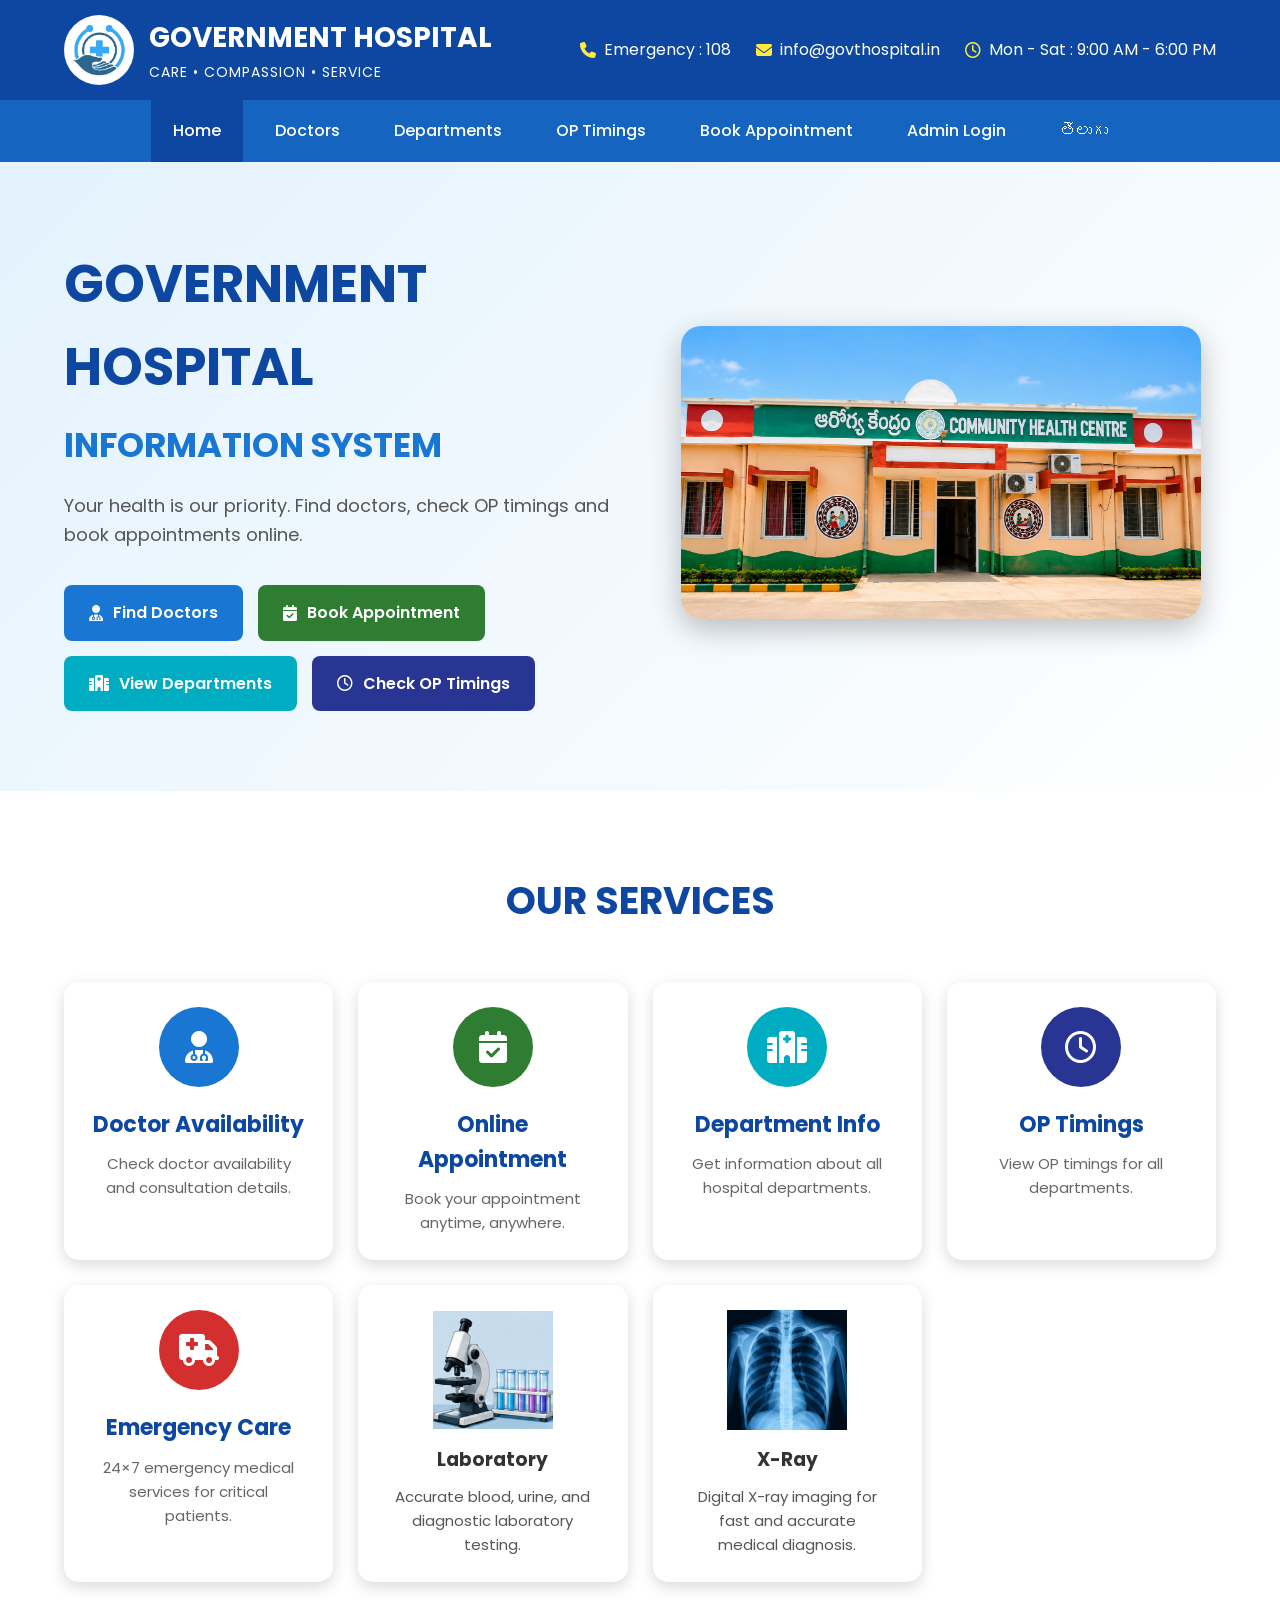
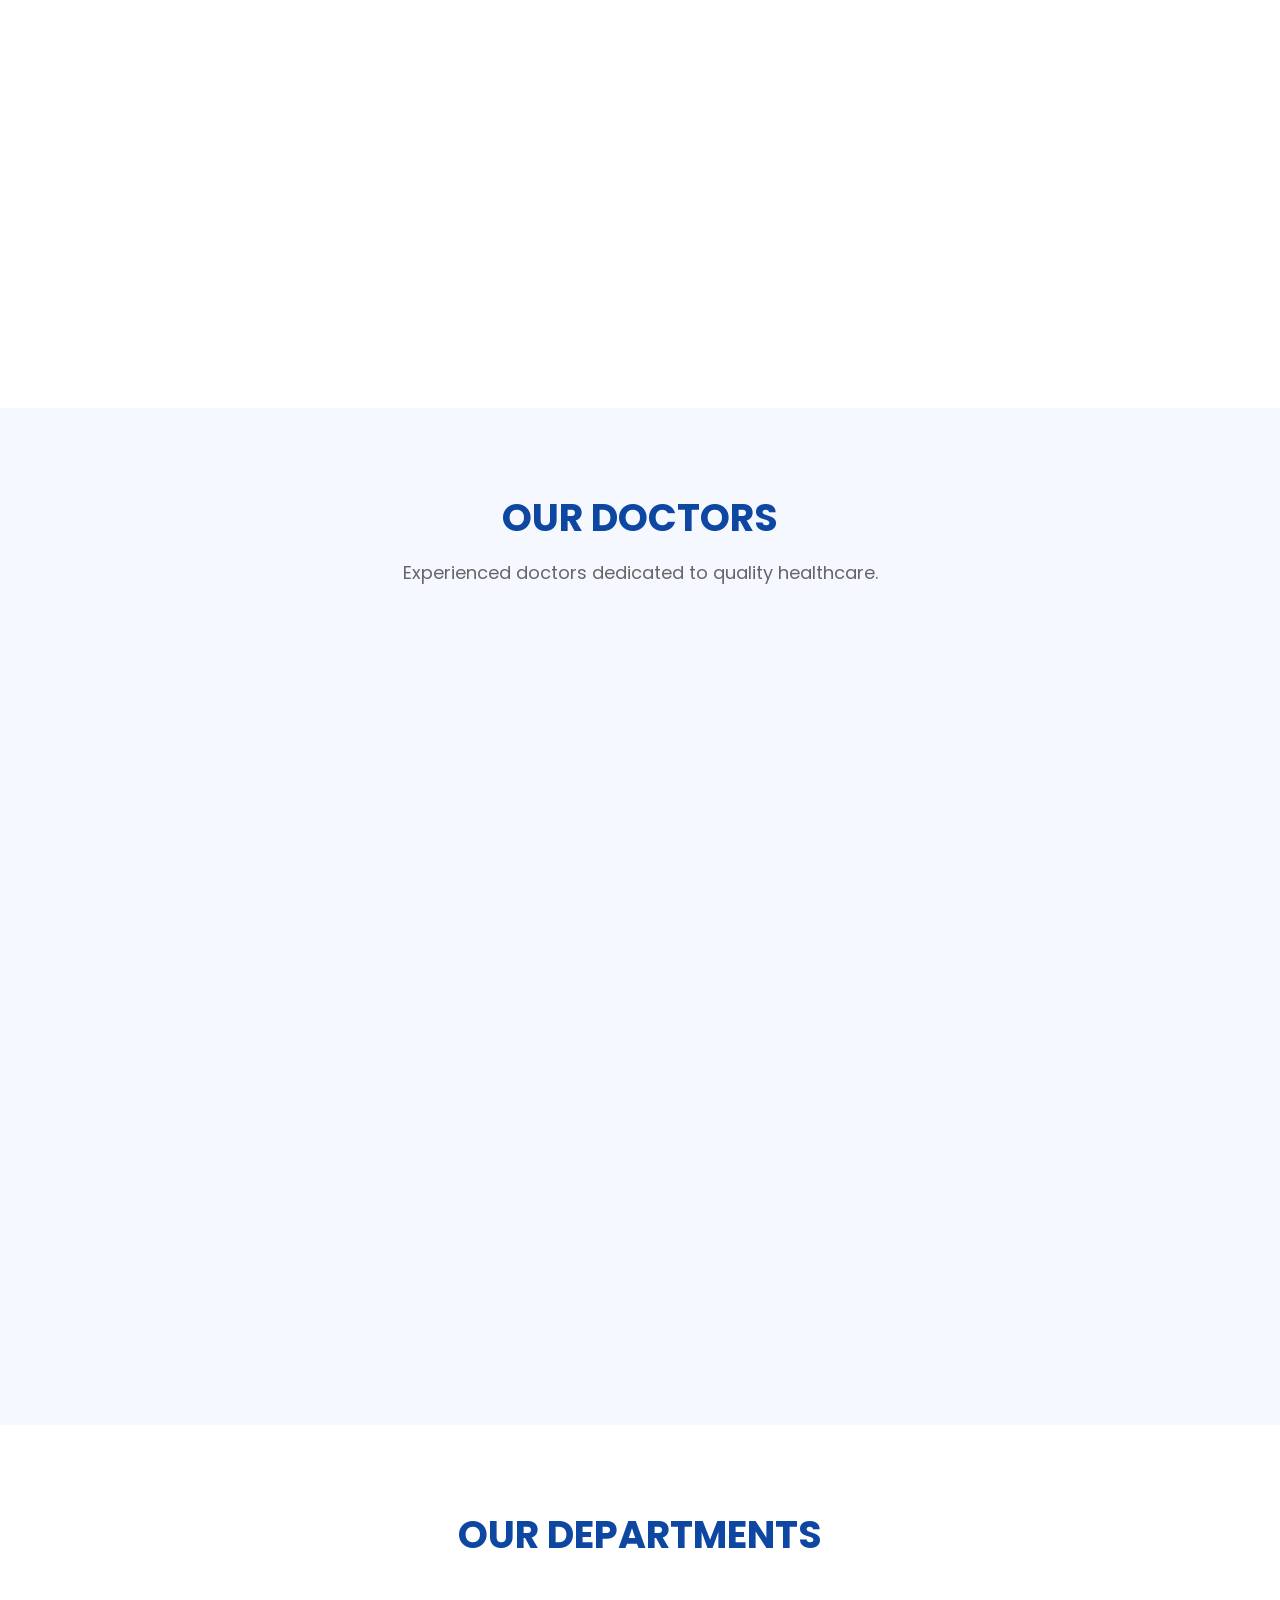
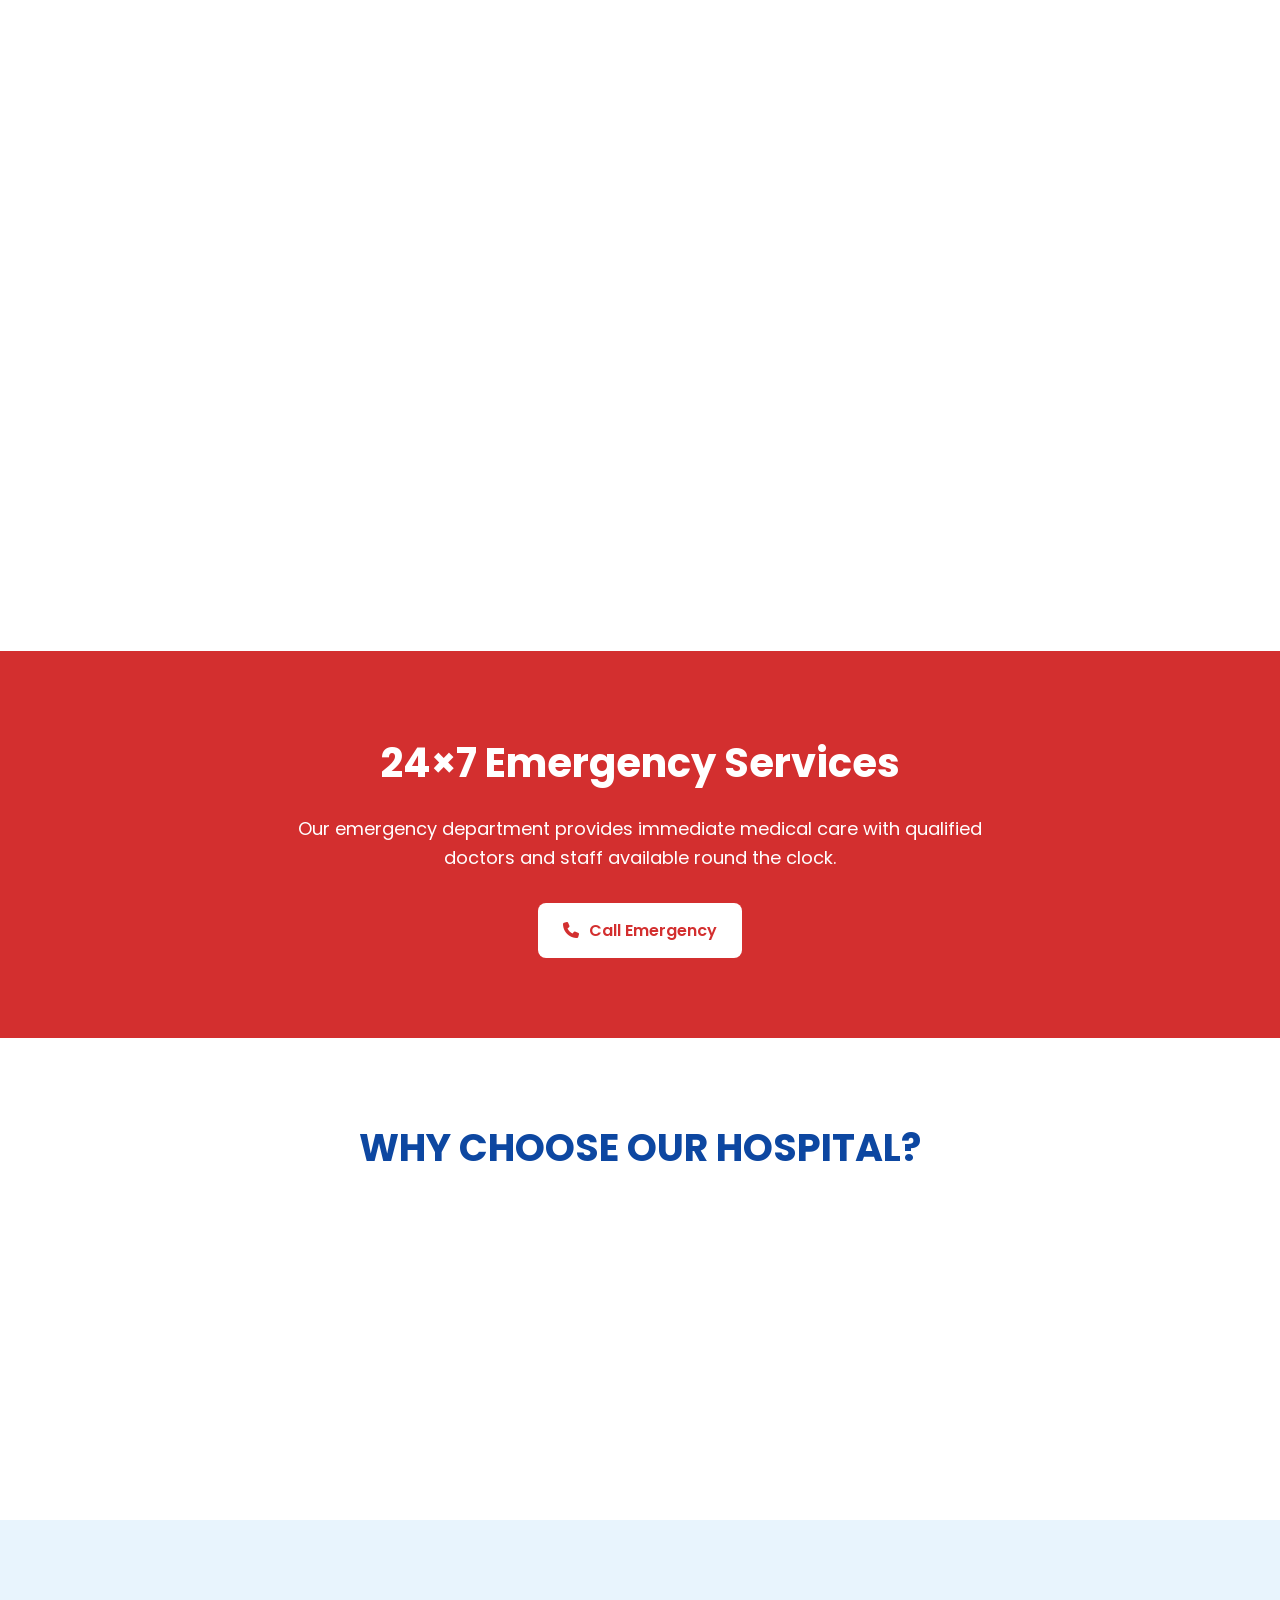
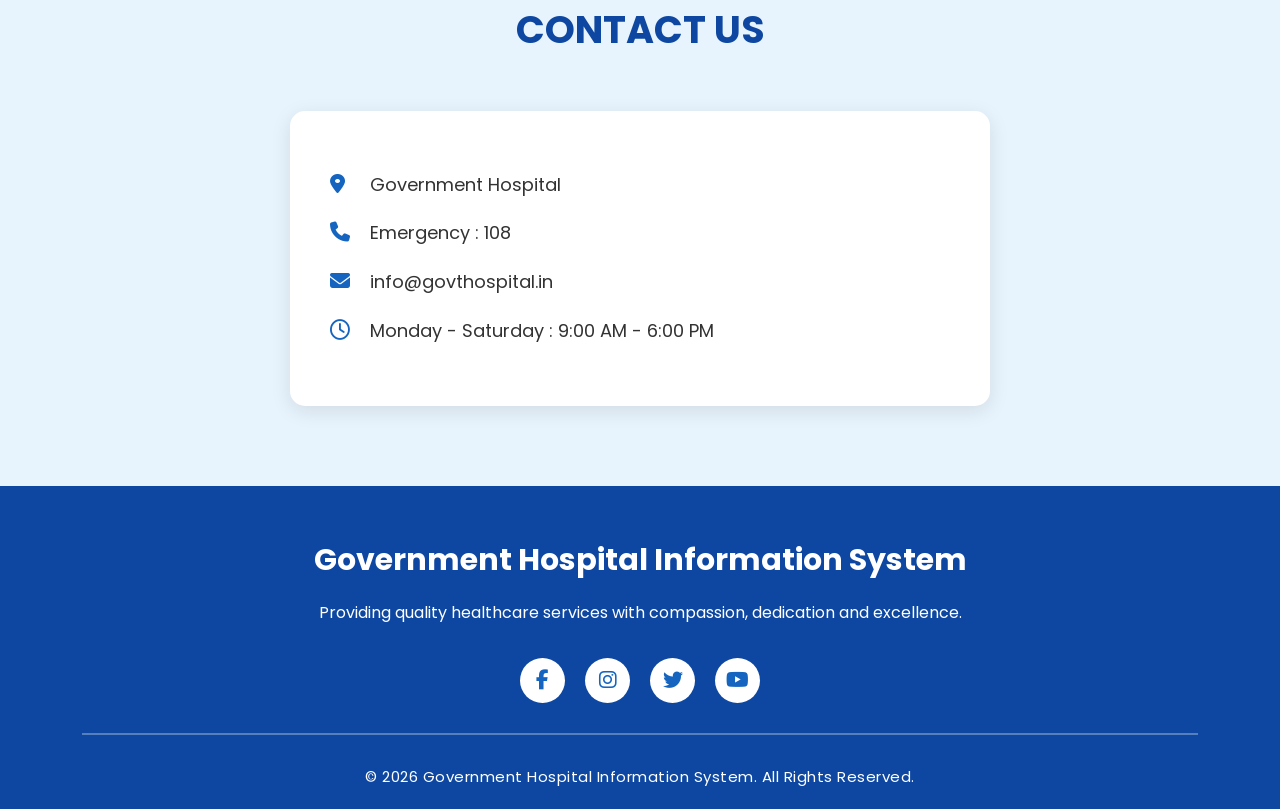
<file: index.html>
<!DOCTYPE html>
<html lang="en">

<head>
    <meta charset="UTF-8">
    <meta name="viewport" content="width=device-width, initial-scale=1.0">

    <title>Government Hospital Information System</title>

    <!-- CSS -->
    <link rel="stylesheet" href="css/style.css">
    <link rel="stylesheet" href="css/responsive.css">

    <!-- Font Awesome -->
    <link rel="stylesheet"
        href="https://cdnjs.cloudflare.com/ajax/libs/font-awesome/6.5.2/css/all.min.css">

    <!-- Google Font -->
    <link
        href="https://fonts.googleapis.com/css2?family=Poppins:wght@300;400;500;600;700&display=swap"
        rel="stylesheet">
</head>

<body>

<!-- ================= TOP HEADER ================= -->

<div class="top-header">

    <div class="container">

        <div class="logo-section">

            <img src="images/logo.png" alt="Logo">

            <div class="logo-text">
                <h1>GOVERNMENT HOSPITAL</h1>
                <p>CARE • COMPASSION • SERVICE</p>
            </div>

        </div>

        <div class="header-contact">

            <div class="contact-item">
                <i class="fa-solid fa-phone"></i>
                <span>Emergency : 108</span>
            </div>

            <div class="contact-item">
                <i class="fa-solid fa-envelope"></i>
                <span>info@govthospital.in</span>
            </div>

            <div class="contact-item">
                <i class="fa-regular fa-clock"></i>
                <span>Mon - Sat : 9:00 AM - 6:00 PM</span>
            </div>

        </div>

    </div>

</div>

<!-- ================= NAVBAR ================= -->

<nav>

<div class="container nav-container">

    <ul>

        <li><a href="index.html" class="active">Home</a></li>

        <li><a href="doctors.html">Doctors</a></li>

        <li><a href="departments.html">Departments</a></li>

        <li><a href="timings.html">OP Timings</a></li>

        <li><a href="appointment.html">Book Appointment</a></li>

        <li><a href="admin-login.html">Admin Login</a></li>

        <li><a href="telugu.html">తెలుగు</a></li>

    </ul>

</div>

</nav>

<!-- ================= HERO SECTION ================= -->

<section class="hero">

<div class="container hero-container">

    <!-- LEFT -->

    <div class="hero-content">

        <h1>
            GOVERNMENT HOSPITAL
        </h1>

        <h2>
            INFORMATION SYSTEM
        </h2>

        <p>

            Your health is our priority.

            Find doctors,

            check OP timings

            and book appointments online.

        </p>

        <div class="hero-buttons">

            <a href="doctors.html" class="btn blue">

                <i class="fa-solid fa-user-doctor"></i>

                <span>
                    Find Doctors
                </span>

            </a>

            <a href="appointment.html" class="btn green">

                <i class="fa-solid fa-calendar-check"></i>

                <span>
                    Book Appointment
                </span>

            </a>

            <a href="departments.html" class="btn cyan">

                <i class="fa-solid fa-hospital"></i>

                <span>
                    View Departments
                </span>

            </a>

            <a href="timings.html" class="btn navy">

                <i class="fa-regular fa-clock"></i>

                <span>
                    Check OP Timings
                </span>

            </a>

        </div>

    </div>

    <!-- RIGHT -->

    <div class="hero-image">

        <img src="images/hospital.jpg"
            alt="Government Hospital">

    </div>

</div>

</section>
<!-- ================= OUR SERVICES ================= -->

<section class="services">

    <div class="container">

        <div class="section-title">

            <h2>OUR SERVICES</h2>

        </div>

        <div class="service-container">

            <!-- Card 1 -->

            <div class="service-card">

                <div class="service-icon blue">

                    <i class="fa-solid fa-user-doctor"></i>

                </div>

                <div class="service-content">

                    <h3>Doctor Availability</h3>

                    <p>
                        Check doctor availability and consultation details.
                    </p>

                </div>

            </div>

            <!-- Card 2 -->

            <div class="service-card">

                <div class="service-icon green">

                    <i class="fa-solid fa-calendar-check"></i>

                </div>

                <div class="service-content">

                    <h3>Online Appointment</h3>

                    <p>
                        Book your appointment anytime, anywhere.
                    </p>

                </div>

            </div>

            <!-- Card 3 -->

            <div class="service-card">

                <div class="service-icon cyan">

                    <i class="fa-solid fa-hospital"></i>

                </div>

                <div class="service-content">

                    <h3>Department Info</h3>

                    <p>
                        Get information about all hospital departments.
                    </p>

                </div>

            </div>

            <!-- Card 4 -->

            <div class="service-card">

                <div class="service-icon navy">

                    <i class="fa-regular fa-clock"></i>

                </div>

                <div class="service-content">

                    <h3>OP Timings</h3>

                    <p>
                        View OP timings for all departments.
                    </p>

                </div>

            </div>

            <!-- Card 5 -->

            <div class="service-card">

                <div class="service-icon red">

                    <i class="fa-solid fa-truck-medical"></i>

                </div>

                <div class="service-content">

                    <h3>Emergency Care</h3>

                    <p>
                        24×7 emergency medical services for critical patients.
                    </p>

                </div>

            </div>

            <!-- Laboratory -->
<div class="service-card">
    <img src="images/laboratory.png" alt="Laboratory">
    <h3>Laboratory</h3>
    <p>Accurate blood, urine, and diagnostic laboratory testing.</p>
</div>

<!-- X-Ray -->
<div class="service-card">
    <img src="images/xray.png" alt="X-Ray">
    <h3>X-Ray</h3>
    <p>Digital X-ray imaging for fast and accurate medical diagnosis.</p>
</div>

<!-- Pharmacy -->
<div class="service-card">
    <img src="images/pharmacy.png" alt="Pharmacy">
    <h3>Pharmacy</h3>
    <p>Quality medicines available with expert pharmaceutical care.</p>
</div>

<!-- Ambulance -->
<div class="service-card">
    <img src="images/ambulance.png" alt="Ambulance">
    <h3>Ambulance</h3>
    <p>24×7 emergency ambulance service for immediate patient transport.</p>
</div>

<!-- Blood Bank -->
<div class="service-card">
    <img src="images/blood-bank.png" alt="Blood Bank">
    <h3>Blood Bank</h3>
    <p>Safe blood collection, storage, and transfusion services.</p>
</div>

<!-- ICU -->
<div class="service-card">
    <img src="images/icu.png" alt="ICU">
    <h3>ICU</h3>
    <p>Critical care support with advanced monitoring and treatment.</p>
</div>

<!-- OPD -->
<div class="service-card">
    <img src="images/opd.png" alt="OPD">
    <h3>OPD</h3>
    <p>General consultations and outpatient treatment services.</p>
</div>

    </div>

</section>
<!-- ================= OUR DOCTORS ================= -->

<section class="doctors">

    <div class="container">

        <div class="section-title">
            <h2>OUR DOCTORS</h2>
            <p>Experienced doctors dedicated to quality healthcare.</p>
        </div>

        <div class="doctor-container">

            <div class="doctor-card">
                <img src="images/doctor1.jpg" alt="Dr Balakrishna">
                <h3>Dr. Balakrishna</h3>
                <p>General Medicine</p>
            </div>

            <div class="doctor-card">
                <img src="images/doctor2.jpg" alt="Dr Swarajalaxmi">
                <h3>Dr. Swarajalaxmi</h3>
                <p>Gynaecologist</p>
            </div>

            <div class="doctor-card">
                <img src="images/doctor3.jpg" alt="Dr Aiswaraya Rajalaxmi">
                <h3>Dr. Aiswaraya Rajalaxmi</h3>
                <p>General Surgeon</p>
            </div>

            <div class="doctor-card">
                <img src="images/doctor4.jpg" alt="Dr Jhansi">
                <h3>Dr. Jhansi</h3>
                <p>Dental</p>
            </div>

            <div class="doctor-card">
                <img src="images/doctor5.jpg" alt="Dr Rameshnaidu">
                <h3>Dr. Rameshnaidu</h3>
                <p>Pediatrician</p>
            </div>

            <div class="doctor-card">
                <img src="images/doctor6.jpg" alt="Dr Sharath Chandra">
                <h3>Dr. Sharath Chandra</h3>
                <p>Anesthesia</p>
            </div>

            <div class="doctor-card">
                <img src="images/doctor7.jpg" alt="Dr Niharika Sri">
                <h3>Dr. Niharika Sri</h3>
                <p>NCD Clinic</p>
            </div>

        </div>

    </div>

</section>

<!-- ================= DEPARTMENTS ================= -->

<section class="departments">

    <div class="container">

        <div class="section-title">
            <h2>OUR DEPARTMENTS</h2>
        </div>

        <div class="department-container">

            <div class="department-card">
                <img src="images/general-medicine.jpg" alt="">
                <h3>General Medicine</h3>
            </div>

            <div class="department-card">
                <img src="images/gynecology.jpg" alt="">
                <h3>Gynaecology</h3>
            </div>

            <div class="department-card">
                <img src="images/surgery.jpg" alt="">
                <h3>General Surgery</h3>
            </div>

            <div class="department-card">
                <img src="images/dental.jpg" alt="">
                <h3>Dental</h3>
            </div>

            <div class="department-card">
                <img src="images/pediatrics.jpg" alt="">
                <h3>Pediatrics</h3>
            </div>

            <div class="department-card">
                <img src="images/anesthesia.jpg" alt="">
                <h3>Anesthesia</h3>
            </div>

            <div class="department-card">
                <img src="images/ncd.jpg" alt="">
                <h3>NCD Clinic</h3>
            </div>

        </div>

    </div>

</section>
<!-- ================= EMERGENCY SECTION ================= -->

<section class="emergency">

    <div class="container">

        <div class="emergency-content">

            <h2>24×7 Emergency Services</h2>

            <p>
                Our emergency department provides immediate medical care
                with qualified doctors and staff available round the clock.
            </p>

            <a href="tel:108" class="btn red">
                <i class="fa-solid fa-phone"></i> Call Emergency
            </a>

        </div>

    </div>

</section>

<!-- ================= WHY CHOOSE US ================= -->

<section class="why-us">

    <div class="container">

        <div class="section-title">
            <h2>WHY CHOOSE OUR HOSPITAL?</h2>
        </div>

        <div class="service-container">

            <div class="service-card">
                <i class="fa-solid fa-user-doctor fa-3x"></i>
                <h3>Experienced Doctors</h3>
                <p>Qualified specialists providing quality healthcare.</p>
            </div>

            <div class="service-card">
                <i class="fa-solid fa-hospital fa-3x"></i>
                <h3>Modern Facilities</h3>
                <p>Well-equipped departments for better patient care.</p>
            </div>

            <div class="service-card">
                <i class="fa-solid fa-heart-pulse fa-3x"></i>
                <h3>Patient Care</h3>
                <p>Compassionate treatment with affordable services.</p>
            </div>

        </div>

    </div>

</section>

<!-- ================= CONTACT SECTION ================= -->

<section class="contact-home">

    <div class="container">

        <div class="section-title">
            <h2>CONTACT US</h2>
        </div>

        <div class="contact-details">

            <p>
                <i class="fa-solid fa-location-dot"></i>
                Government Hospital
            </p>

            <p>
                <i class="fa-solid fa-phone"></i>
                Emergency : 108
            </p>

            <p>
                <i class="fa-solid fa-envelope"></i>
                info@govthospital.in
            </p>

            <p>
                <i class="fa-regular fa-clock"></i>
                Monday - Saturday : 9:00 AM - 6:00 PM
            </p>

        </div>

    </div>

</section>

<!-- ================= FOOTER ================= -->

<footer>

    <div class="container">

        <div class="footer-content">

            <h2>Government Hospital Information System</h2>

            <p>
                Providing quality healthcare services with compassion,
                dedication and excellence.
            </p>

            <div class="social-icons">

                <a href="#"><i class="fab fa-facebook-f"></i></a>

                <a href="#"><i class="fab fa-instagram"></i></a>

                <a href="#"><i class="fab fa-twitter"></i></a>

                <a href="#"><i class="fab fa-youtube"></i></a>

            </div>

        </div>

        <hr>

        <p class="copyright">
            © 2026 Government Hospital Information System.
            All Rights Reserved.
        </p>

    </div>

</footer>

<!-- JavaScript -->

<script src="js/script.js"></script>

</body>

</html>
</file>
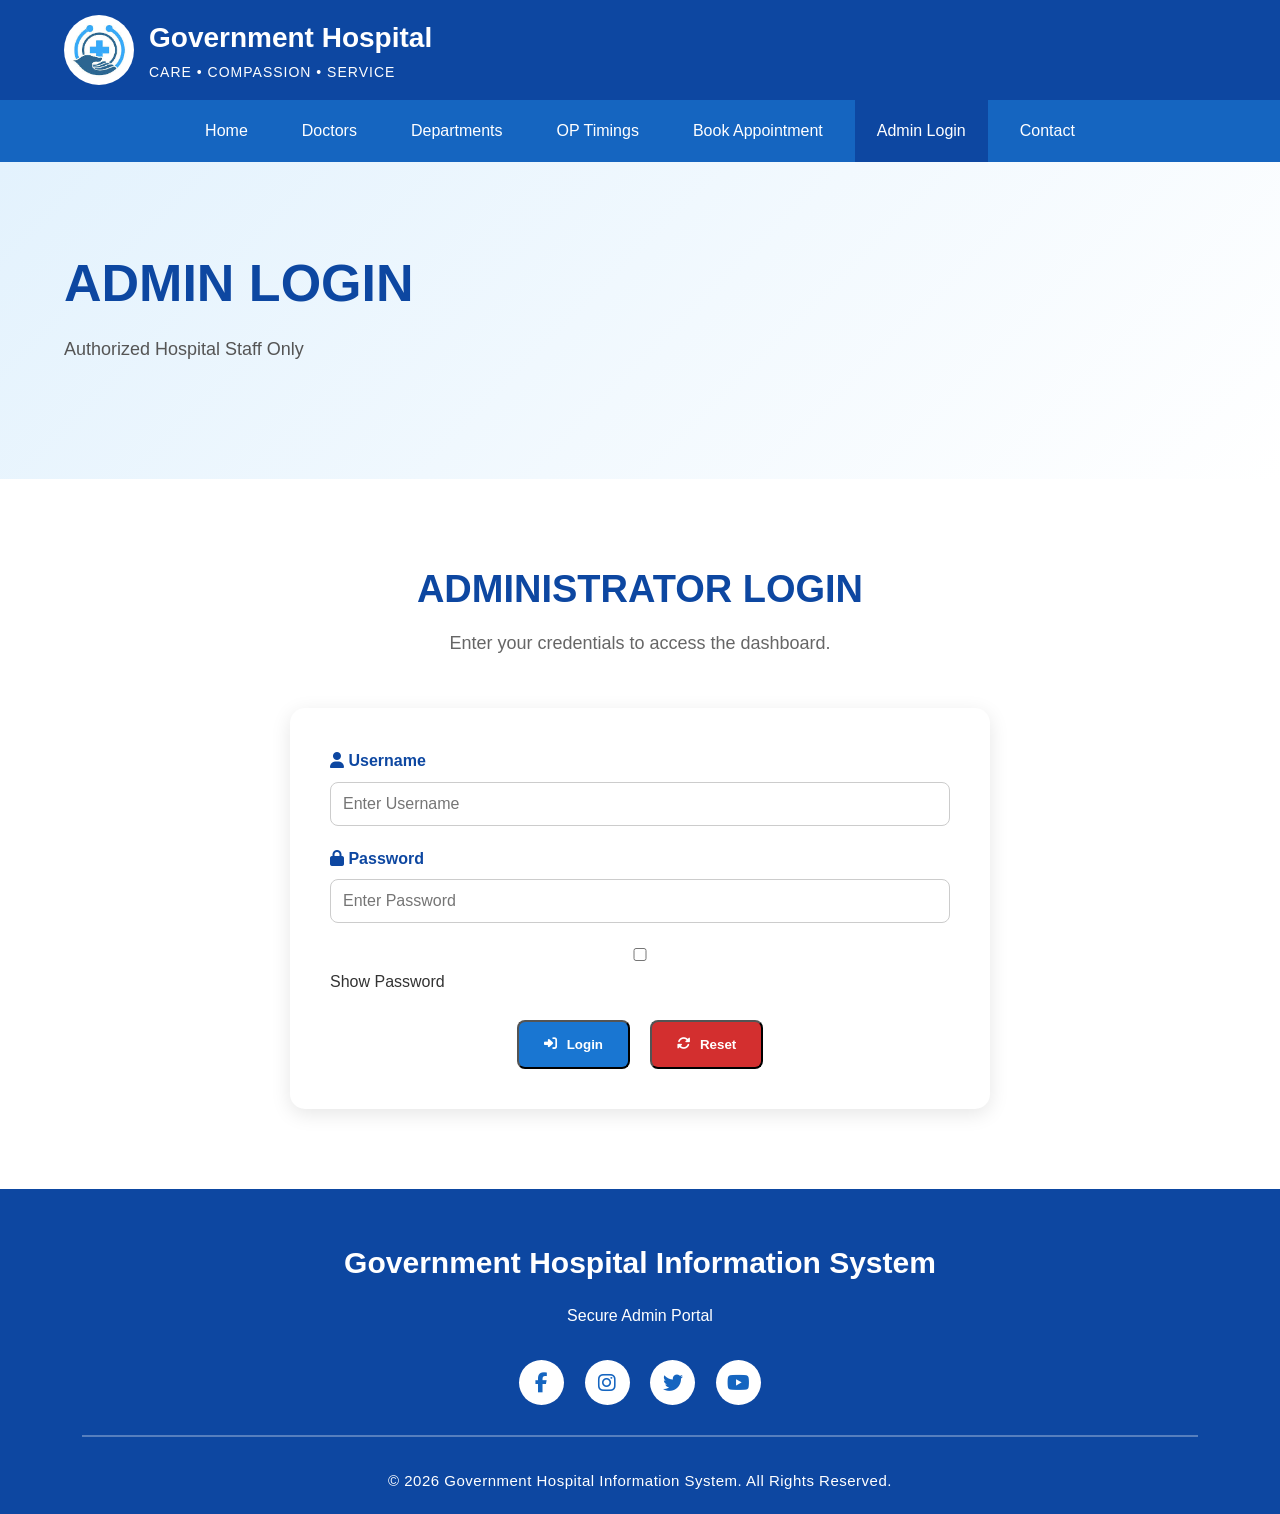
<file: admin-login.html>
<!DOCTYPE html>
<html lang="en">

<head>

<meta charset="UTF-8">

<meta name="viewport" content="width=device-width, initial-scale=1.0">

<title>Admin Login | Government Hospital</title>

<link rel="stylesheet" href="css/style.css">
<link rel="stylesheet" href="css/responsive.css">

<link rel="stylesheet"
href="https://cdnjs.cloudflare.com/ajax/libs/font-awesome/6.5.2/css/all.min.css">

</head>

<body>

<!--================ HEADER ================-->

<div class="top-header">

<div class="container">

<div class="logo-section">

<img src="images/logo.png" alt="Logo">

<div class="logo-text">

<h1>Government Hospital</h1>

<p>CARE • COMPASSION • SERVICE</p>

</div>

</div>

</div>

</div>

<!--================ NAVIGATION ================-->

<nav>

<div class="container nav-container">

<ul>

<li><a href="index.html">Home</a></li>

<li><a href="doctors.html">Doctors</a></li>

<li><a href="departments.html">Departments</a></li>

<li><a href="timings.html">OP Timings</a></li>

<li><a href="appointment.html">Book Appointment</a></li>

<li><a href="admin-login.html" class="active">Admin Login</a></li>

<li><a href="contact.html">Contact</a></li>

</ul>

</div>

</nav>

<!--================ HERO ================-->

<section class="hero">

<div class="container">

<div class="hero-content">

<h1>ADMIN LOGIN</h1>

<p>

Authorized Hospital Staff Only

</p>

</div>

</div>

</section>

<!--================ LOGIN FORM ================-->

<section class="services">

<div class="container">

<div class="section-title">

<h2>Administrator Login</h2>

<p>Enter your credentials to access the dashboard.</p>

</div>

<form
action="php/login.php"
method="POST"
class="appointment-form">

<div class="form-group">

<label>

<i class="fa-solid fa-user"></i>

Username

</label>

<input
type="text"
name="username"
placeholder="Enter Username"
required>

</div>

<div class="form-group">

<label>

<i class="fa-solid fa-lock"></i>

Password

</label>

<input
type="password"
id="password"
name="password"
placeholder="Enter Password"
required>

</div>

<div class="form-group">

<input
type="checkbox"
onclick="togglePassword()">

Show Password

</div>

<div class="form-buttons">

<button
type="submit"
class="btn blue">

<i class="fa-solid fa-right-to-bracket"></i>

Login

</button>

<button
type="reset"
class="btn red">

<i class="fa-solid fa-rotate"></i>

Reset

</button>

</div>

</form>

</div>

</section>

<!--================ FOOTER ================-->

<footer>

<div class="container">

<div class="footer-content">

<h2>Government Hospital Information System</h2>

<p>

Secure Admin Portal

</p>

<div class="social-icons">

<a href="#"><i class="fab fa-facebook-f"></i></a>

<a href="#"><i class="fab fa-instagram"></i></a>

<a href="#"><i class="fab fa-twitter"></i></a>

<a href="#"><i class="fab fa-youtube"></i></a>

</div>

<hr>

<p class="copyright">

© 2026 Government Hospital. All Rights Reserved.

</p>

</div>

</div>

</footer>

<script>

function togglePassword(){

var x=document.getElementById("password");

if(x.type==="password"){

x.type="text";

}else{

x.type="password";

}

}

</script>

<script src="js/script.js"></script>

</body>

</html>
</file>
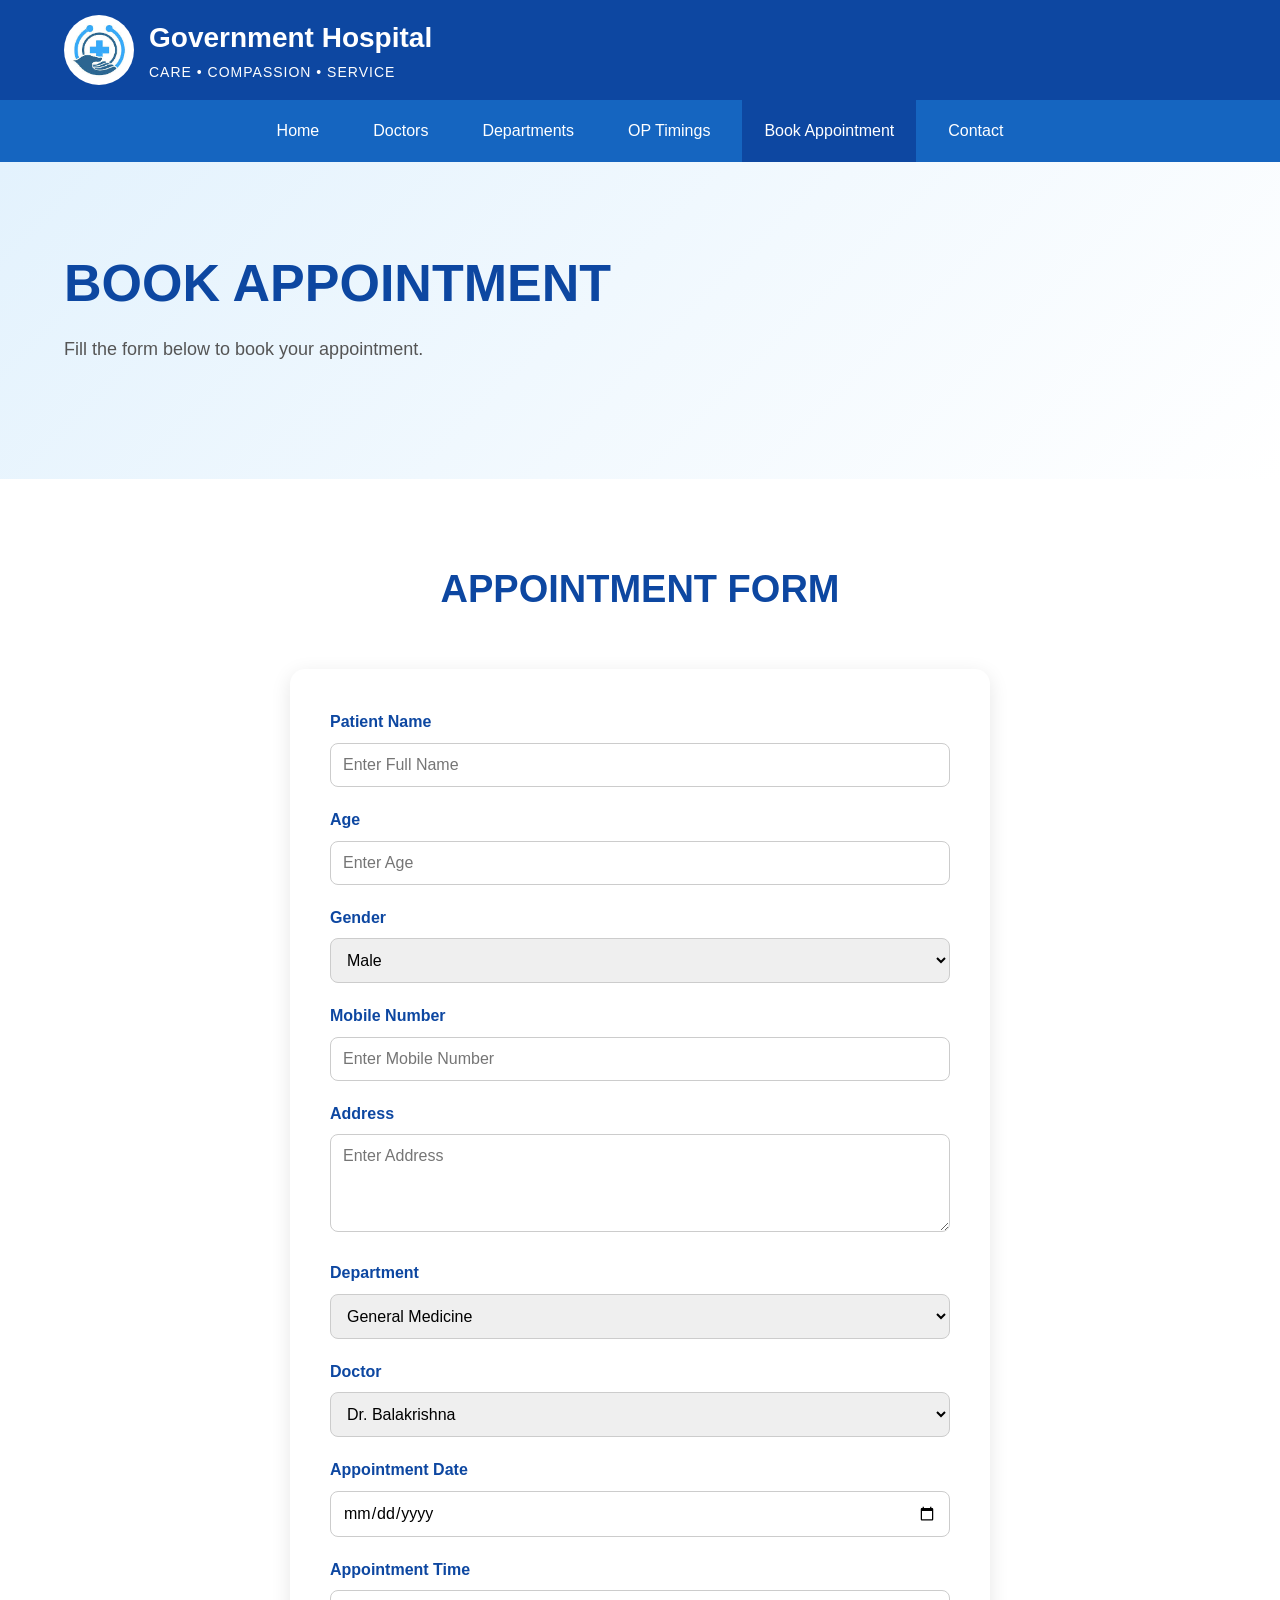
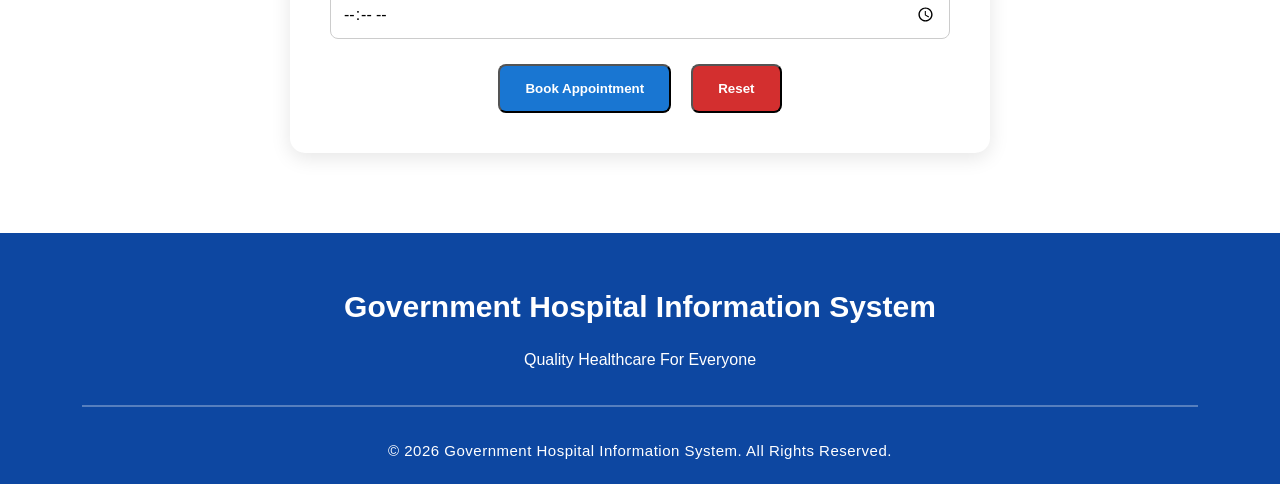
<file: appointment.html>
<!DOCTYPE html>
<html lang="en">

<head>

<meta charset="UTF-8">

<meta name="viewport" content="width=device-width, initial-scale=1.0">

<title>Book Appointment | Government Hospital</title>

<link rel="stylesheet" href="css/style.css">
<link rel="stylesheet" href="css/responsive.css">

<link rel="stylesheet"
href="https://cdnjs.cloudflare.com/ajax/libs/font-awesome/6.5.2/css/all.min.css">

</head>

<body>

<!--================ HEADER ================-->

<div class="top-header">

<div class="container">

<div class="logo-section">

<img src="images/logo.png">

<div class="logo-text">

<h1>Government Hospital</h1>

<p>CARE • COMPASSION • SERVICE</p>

</div>

</div>

</div>

</div>

<!--================ NAVIGATION ================-->

<nav>

<div class="container nav-container">

<ul>

<li><a href="index.html">Home</a></li>

<li><a href="doctors.html">Doctors</a></li>

<li><a href="departments.html">Departments</a></li>

<li><a href="timings.html">OP Timings</a></li>

<li><a href="appointment.html" class="active">Book Appointment</a></li>

<li><a href="contact.html">Contact</a></li>

</ul>

</div>

</nav>

<!--================ PAGE TITLE ================-->

<section class="hero">

<div class="container">

<div class="hero-content">

<h1>BOOK APPOINTMENT</h1>

<p>

Fill the form below to book your appointment.

</p>

</div>

</div>

</section>

<!--================ APPOINTMENT FORM ================-->

<section class="services">

<div class="container">

<div class="section-title">

<h2>Appointment Form</h2>

</div>

<form action="php/appointment.php"
method="POST"
class="appointment-form"
onsubmit="return validateAppointment()">

<div class="form-group">

<label>Patient Name</label>

<input
type="text"
id="name"
name="name"
placeholder="Enter Full Name"
required>

</div>

<div class="form-group">

<label>Age</label>

<input
type="number"
name="age"
placeholder="Enter Age"
required>

</div>

<div class="form-group">

<label>Gender</label>

<select name="gender">

<option>Male</option>

<option>Female</option>

<option>Other</option>

</select>

</div>

<div class="form-group">

<label>Mobile Number</label>

<input
type="tel"
id="mobile"
name="mobile"
maxlength="10"
placeholder="Enter Mobile Number"
required>

</div>

<div class="form-group">

<label>Address</label>

<textarea
name="address"
rows="4"
placeholder="Enter Address"></textarea>

</div>

<div class="form-group">

<label>Department</label>

<select name="department">

<option>General Medicine</option>

<option>Gynaecology</option>

<option>General Surgery</option>

<option>Dental</option>

<option>Pediatrics</option>

<option>Anesthesia</option>

<option>NCD Clinic</option>

</select>

</div>

<div class="form-group">

<label>Doctor</label>

<select name="doctor">

<option>Dr. Balakrishna</option>

<option>Dr. Swarajalaxmi</option>

<option>Dr. Aiswaraya Rajalaxmi</option>

<option>Dr. Jhansi</option>

<option>Dr. Rameshnaidu</option>

<option>Dr. Sharath Chandra</option>

<option>Dr. Niharika Sri</option>

</select>

</div>

<div class="form-group">

<label>Appointment Date</label>

<input
type="date"
name="date"
required>

</div>

<div class="form-group">

<label>Appointment Time</label>

<input
type="time"
name="time"
required>

</div>

<div class="form-buttons">

<button
type="submit"
class="btn blue">

Book Appointment

</button>

<button
type="reset"
class="btn red">

Reset

</button>

</div>

</form>

</div>

</section>

<!--================ FOOTER ================-->

<footer>

<div class="container">

<div class="footer-content">

<h2>Government Hospital Information System</h2>

<p>

Quality Healthcare For Everyone

</p>

<hr>

<p class="copyright">

© 2026 Government Hospital

</p>

</div>

</div>

</footer>

<script src="js/script.js"></script>

<script src="js/validation.js"></script>

</body>

</html>
</file>
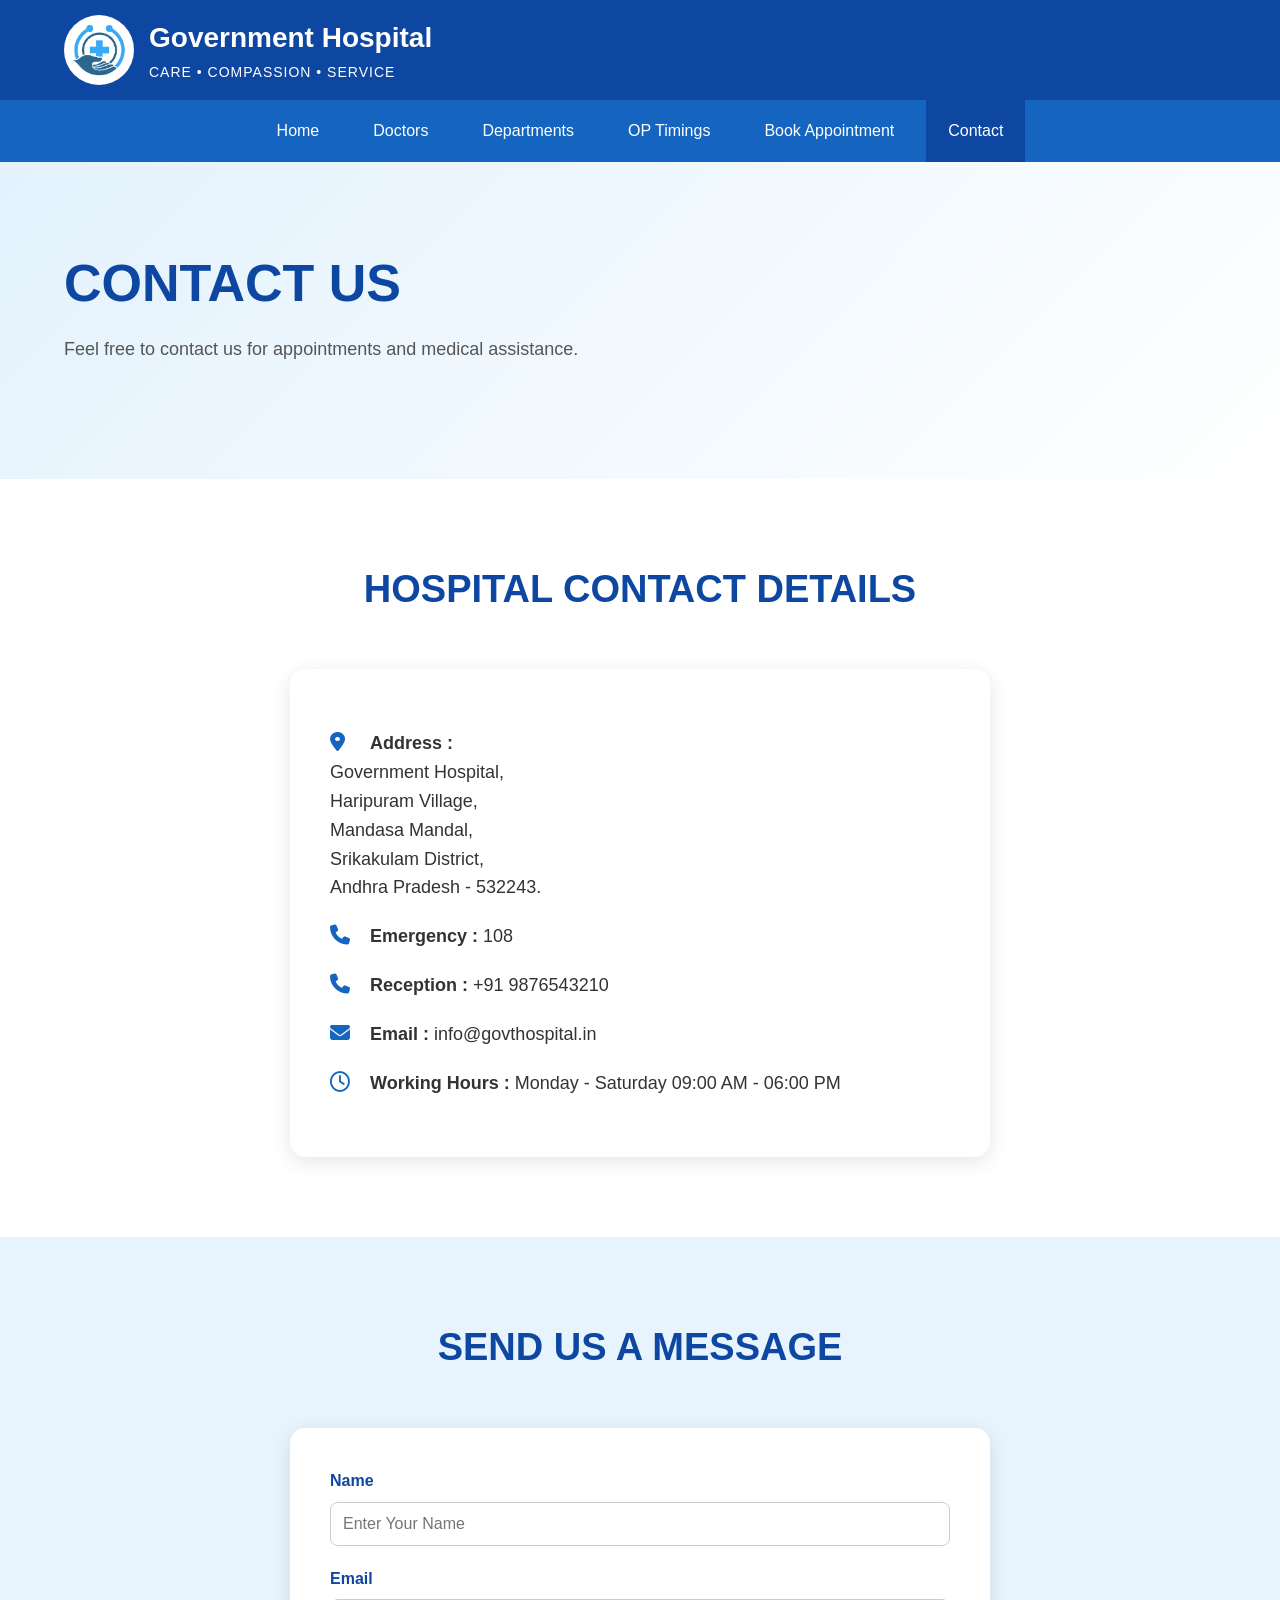
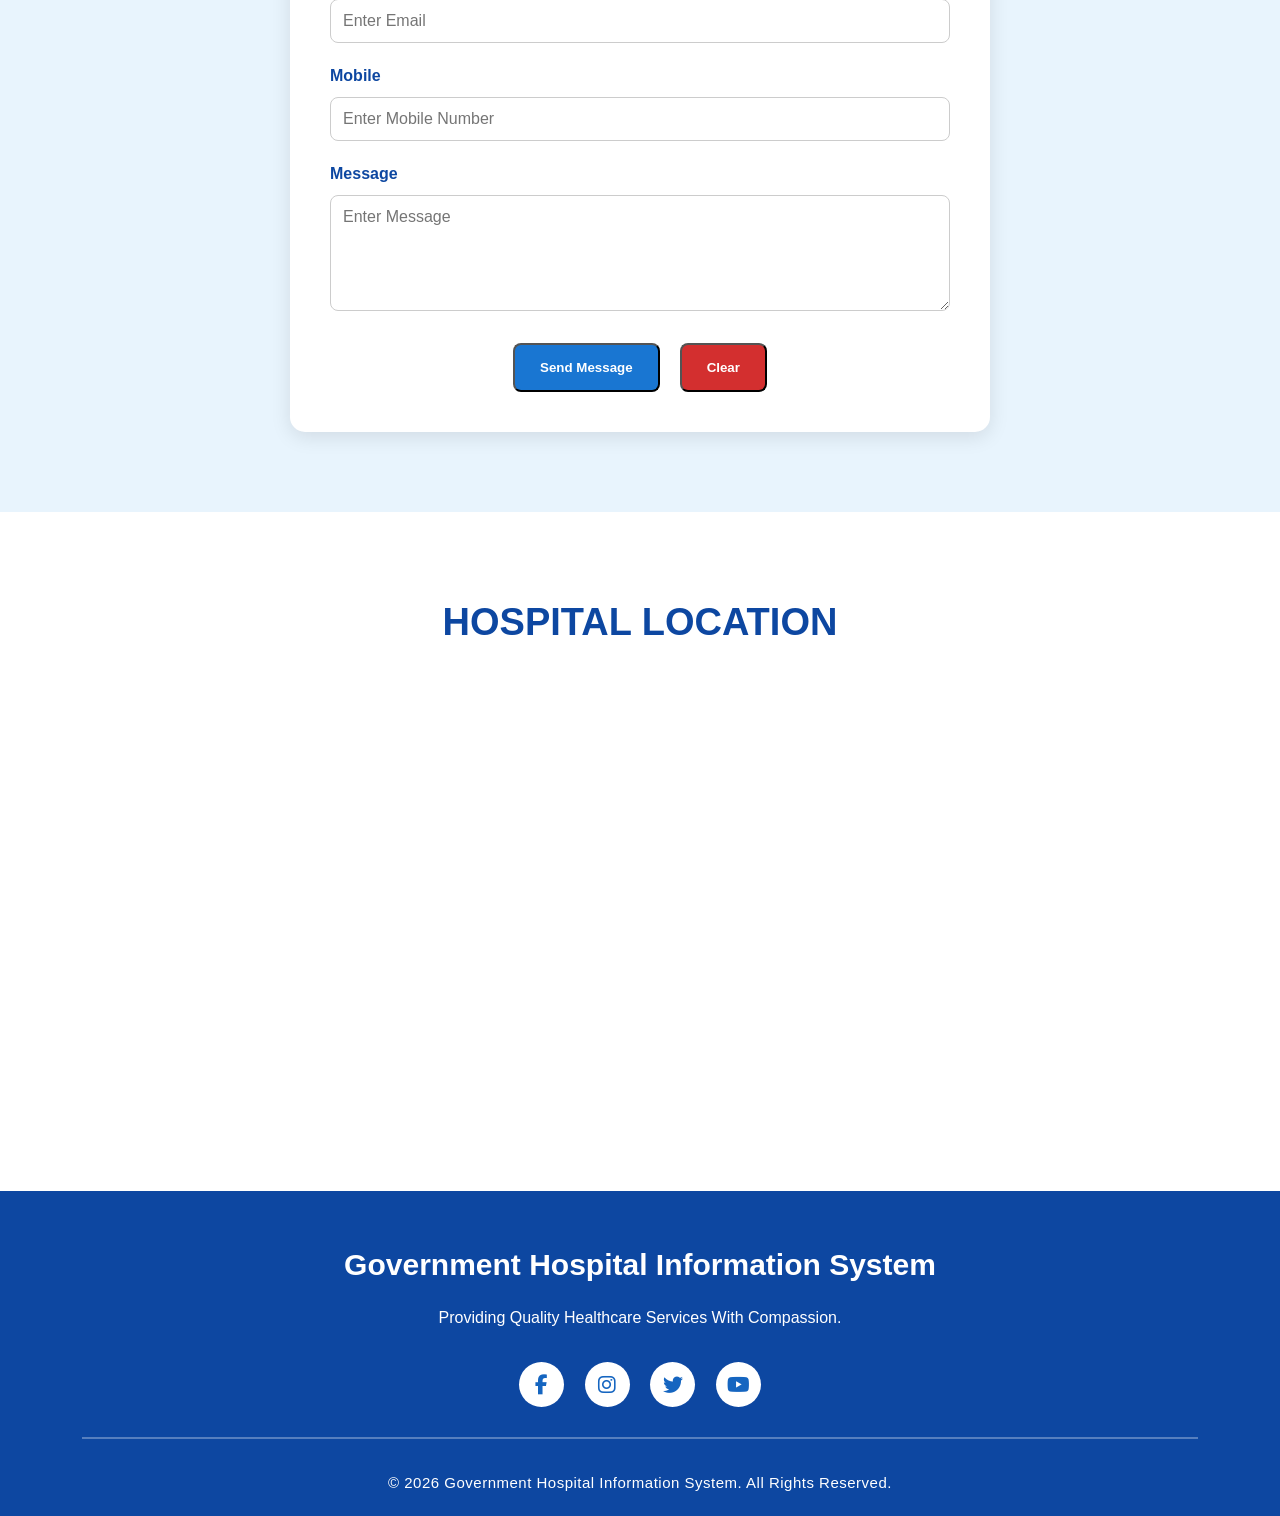
<file: contact.html>
<!DOCTYPE html>
<html lang="en">

<head>

<meta charset="UTF-8">

<meta name="viewport" content="width=device-width, initial-scale=1.0">

<title>Contact Us | Government Hospital</title>

<link rel="stylesheet" href="css/style.css">
<link rel="stylesheet" href="css/responsive.css">

<link rel="stylesheet"
href="https://cdnjs.cloudflare.com/ajax/libs/font-awesome/6.5.2/css/all.min.css">

</head>

<body>

<!--========== TOP HEADER ==========-->

<div class="top-header">

<div class="container">

<div class="logo-section">

<img src="images/logo.png" alt="Logo">

<div class="logo-text">

<h1>Government Hospital</h1>

<p>CARE • COMPASSION • SERVICE</p>

</div>

</div>

</div>

</div>

<!--========== NAVIGATION ==========-->

<nav>

<div class="container nav-container">

<ul>

<li><a href="index.html">Home</a></li>

<li><a href="doctors.html">Doctors</a></li>

<li><a href="departments.html">Departments</a></li>

<li><a href="timings.html">OP Timings</a></li>

<li><a href="appointment.html">Book Appointment</a></li>

<li><a href="contact.html" class="active">Contact</a></li>

</ul>

</div>

</nav>

<!--========== HERO SECTION ==========-->

<section class="hero">

<div class="container">

<div class="hero-content">

<h1>CONTACT US</h1>

<p>

Feel free to contact us for appointments and medical assistance.

</p>

</div>

</div>

</section>

<!--========== CONTACT SECTION ==========-->

<section class="services">

<div class="container">

<div class="section-title">

<h2>Hospital Contact Details</h2>

</div>

<div class="contact-details">

<p>
<i class="fa-solid fa-location-dot"></i>
<strong>Address :</strong><br>
Government Hospital,<br>
Haripuram Village,<br>
Mandasa Mandal,<br>
Srikakulam District,<br>
Andhra Pradesh - 532243.
</p>

<p>

<i class="fa-solid fa-phone"></i>

<strong>Emergency :</strong>

108

</p>

<p>

<i class="fa-solid fa-phone"></i>

<strong>Reception :</strong>

+91 9876543210

</p>

<p>

<i class="fa-solid fa-envelope"></i>

<strong>Email :</strong>

info@govthospital.in

</p>

<p>

<i class="fa-regular fa-clock"></i>

<strong>Working Hours :</strong>

Monday - Saturday

09:00 AM - 06:00 PM

</p>

</div>

</div>

</section>

<!--========== CONTACT FORM ==========-->

<section class="contact-home">

<div class="container">

<div class="section-title">

<h2>Send Us a Message</h2>

</div>

<form
class="appointment-form"
action="php/contact.php"
method="POST">

<div class="form-group">

<label>Name</label>

<input
type="text"
name="name"
placeholder="Enter Your Name"
required>

</div>

<div class="form-group">

<label>Email</label>

<input
type="email"
name="email"
placeholder="Enter Email"
required>

</div>

<div class="form-group">

<label>Mobile</label>

<input
type="text"
name="mobile"
placeholder="Enter Mobile Number"
required>

</div>

<div class="form-group">

<label>Message</label>

<textarea
name="message"
rows="5"
placeholder="Enter Message"
required></textarea>

</div>

<div class="form-buttons">

<button
type="submit"
class="btn blue">

Send Message

</button>

<button
type="reset"
class="btn red">

Clear

</button>

</div>

</form>

</div>

</section>

<!--========== GOOGLE MAP ==========-->

<section class="services">

<div class="container">

<div class="section-title">

<h2>Hospital Location</h2>

</div>

<iframe
src="https://www.google.com/maps?q=Government+Hospital,+Haripuram,+Mandasa+Mandal,+Srikakulam,+Andhra+Pradesh+532243&output=embed"
width="100%"
height="400"
style="border:0; border-radius:15px;"
allowfullscreen=""
loading="lazy">
</iframe>

</div>

</section>

<!--========== FOOTER ==========-->

<footer>

<div class="container">

<div class="footer-content">

<h2>Government Hospital Information System</h2>

<p>

Providing Quality Healthcare Services With Compassion.

</p>

<div class="social-icons">

<a href="#"><i class="fab fa-facebook-f"></i></a>

<a href="#"><i class="fab fa-instagram"></i></a>

<a href="#"><i class="fab fa-twitter"></i></a>

<a href="#"><i class="fab fa-youtube"></i></a>

</div>

<hr>

<p class="copyright">

© 2026 Government Hospital. All Rights Reserved.

</p>

</div>

</div>

</footer>

<script src="js/script.js"></script>

</body>

</html>
</file>
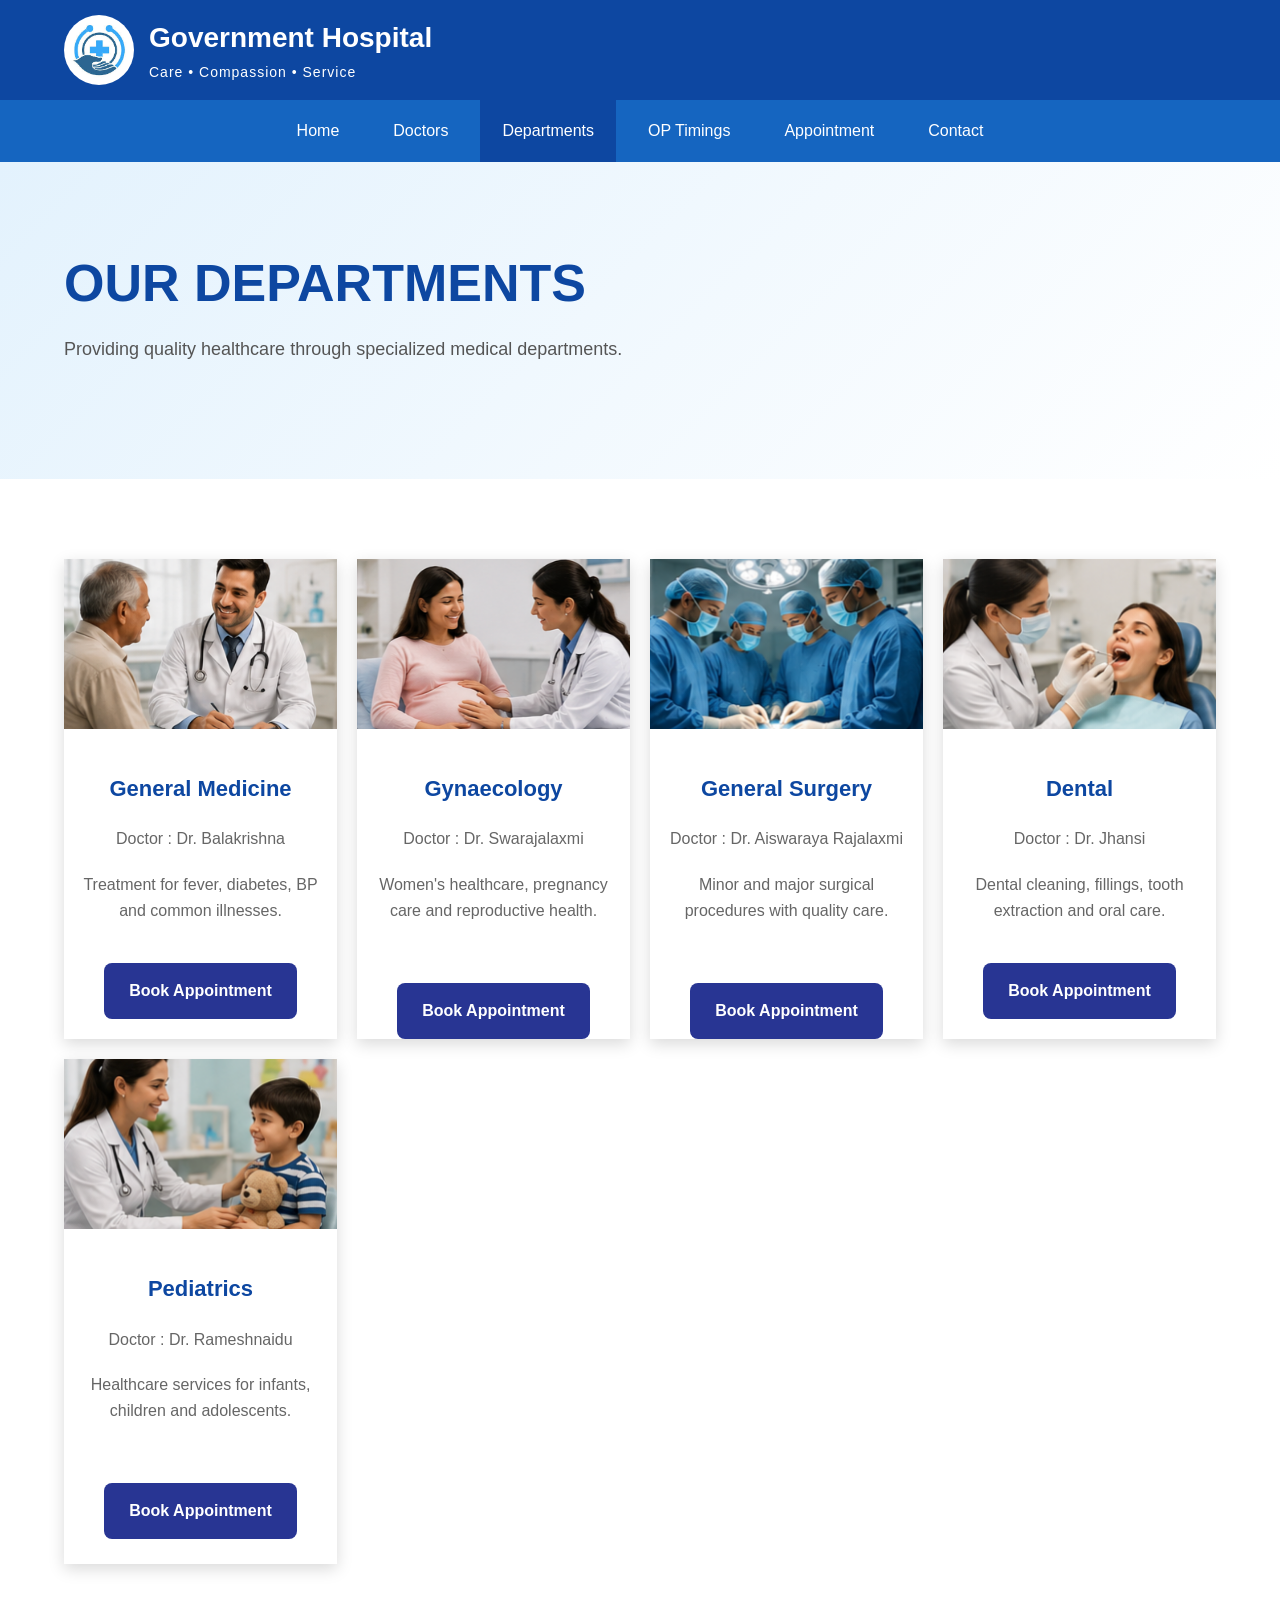
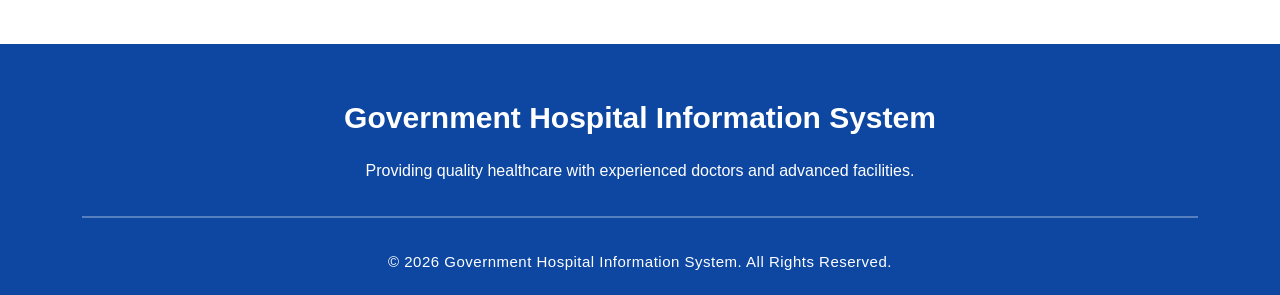
<file: departments.html>
<!DOCTYPE html>
<html lang="en">

<head>

    <meta charset="UTF-8">

    <meta name="viewport" content="width=device-width, initial-scale=1.0">

    <title>Departments | Government Hospital</title>

    <link rel="stylesheet" href="css/style.css">
    <link rel="stylesheet" href="css/responsive.css">

    <link rel="stylesheet"
    href="https://cdnjs.cloudflare.com/ajax/libs/font-awesome/6.5.2/css/all.min.css">

</head>

<body>

<!--================ TOP HEADER ================-->

<div class="top-header">

    <div class="container">

        <div class="logo-section">

            <img src="images/logo.png" alt="Logo">

            <div class="logo-text">

                <h1>Government Hospital</h1>

                <p>Care • Compassion • Service</p>

            </div>

        </div>

    </div>

</div>

<!--================ NAVIGATION ================-->

<nav>

<div class="container nav-container">

<ul>

<li><a href="index.html">Home</a></li>

<li><a href="doctors.html">Doctors</a></li>

<li><a href="departments.html" class="active">Departments</a></li>

<li><a href="timings.html">OP Timings</a></li>

<li><a href="appointment.html">Appointment</a></li>

<li><a href="contact.html">Contact</a></li>

</ul>

</div>

</nav>

<!--================ PAGE TITLE ================-->

<section class="hero">

<div class="container hero-content">

<h1>OUR DEPARTMENTS</h1>

<p>

Providing quality healthcare through specialized medical departments.

</p>

</div>

</section>

<!--================ DEPARTMENTS ================-->

<section class="departments">

<div class="container">

<div class="department-container">

<!-- General Medicine -->

<div class="department-card">

<img src="images/general-medicine.jpg" alt="General Medicine">

<h3>General Medicine</h3>

<p>Doctor : Dr. Balakrishna</p>

<p>Treatment for fever, diabetes, BP and common illnesses.</p>

<a href="appointment.html" class="btn navy">Book Appointment</a>

</div>

<!-- Gynaecology -->

<div class="department-card">

<img src="images/gynecology.jpg" alt="Gynaecology">

<h3>Gynaecology</h3>

<p>Doctor : Dr. Swarajalaxmi</p>

<p>Women's healthcare, pregnancy care and reproductive health.</p>

<div class="btn-center">
    <a href="appointment.html" class="btn navy">Book Appointment</a>
</div>

</div>

<!-- Surgery -->

<div class="department-card">

<img src="images/surgery.jpg" alt="General Surgery">

<h3>General Surgery</h3>

<p>Doctor : Dr. Aiswaraya Rajalaxmi</p>

<p>Minor and major surgical procedures with quality care.</p>

<div class="btn-center">
    <a href="appointment.html" class="btn navy">Book Appointment</a>
</div>

</div>

<!-- Dental -->

<div class="department-card">

<img src="images/dental.jpg" alt="Dental">

<h3>Dental</h3>

<p>Doctor : Dr. Jhansi</p>

<p>Dental cleaning, fillings, tooth extraction and oral care.</p>

<a href="appointment.html" class="btn navy">Book Appointment</a>

</div>

<!-- Pediatrics -->

<div class="department-card">

<img src="images/pediatrics.jpg" alt="Pediatrics">

<h3>Pediatrics</h3>

<p>Doctor : Dr. Rameshnaidu</p>

<p>Healthcare services for infants, children and adolescents.</p>

<div class="btn-center">
    <a href="appointment.html" class="btn navy">Book Appointment</a>
</div>

</div>

<!-- Anesthesia -->

<div class="department-card">

<img src="images/anesthesia.jpg" alt="Anesthesia">

<h3>Anesthesia</h3>

<p>Doctor : Dr. Sharath Chandra</p>

<p>Safe anesthesia support for surgeries and emergency care.</p>

<div class="btn-center">
    <a href="appointment.html" class="btn navy">Book Appointment</a>
</div>

</div>

<!-- NCD Clinic -->

<div class="department-card">

<img src="images/ncd.jpg" alt="NCD Clinic">

<h3>NCD Clinic</h3>

<p>Doctor : Dr. Niharika Sri</p>

<p>Care for diabetes, hypertension and other non-communicable diseases.</p>

<div class="btn-center">
    <a href="appointment.html" class="btn navy">Book Appointment</a>
</div>

</div>

</div>

</div>

</section>

<!--================ FOOTER ================-->

<footer>

<div class="container">

<div class="footer-content">

<h2>Government Hospital Information System</h2>

<p>

Providing quality healthcare with experienced doctors and advanced facilities.

</p>

<hr>

<p class="copyright">

© 2026 Government Hospital Information System. All Rights Reserved.

</p>

</div>

</div>

</footer>

<script src="js/script.js"></script>

</body>

</html>
</file>
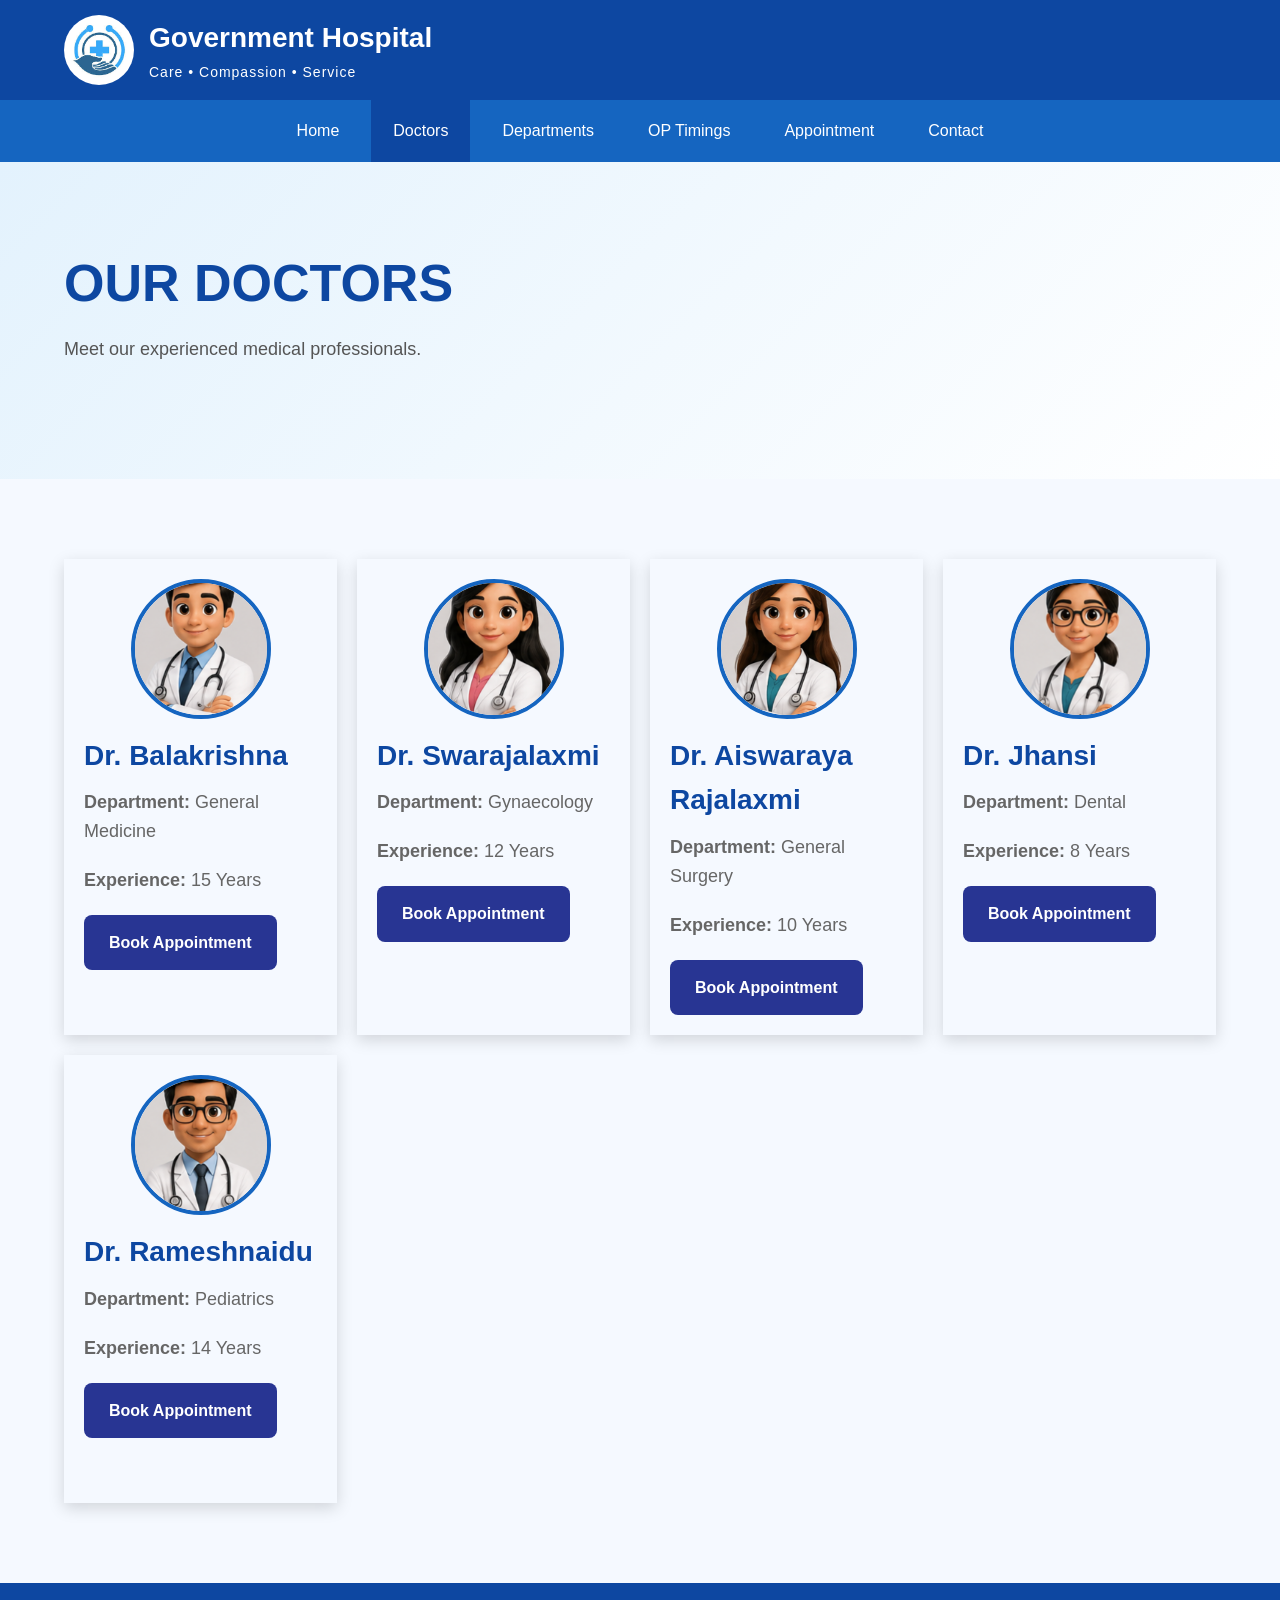
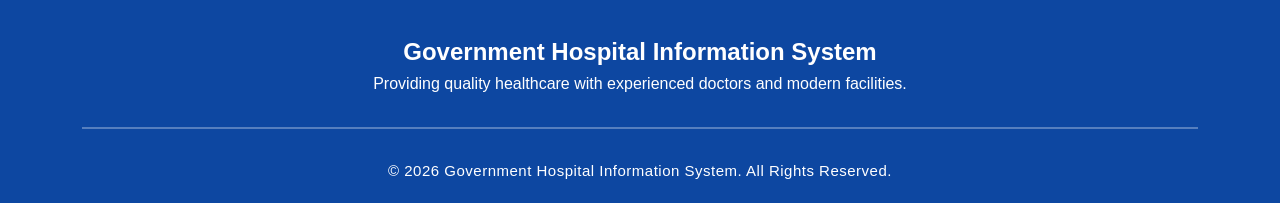
<file: doctors.html>
<!DOCTYPE html>
<html lang="en">

<head>

    <meta charset="UTF-8">

    <meta name="viewport" content="width=device-width, initial-scale=1.0">

    <title>Our Doctors | Government Hospital</title>

    <link rel="stylesheet" href="css/style.css">

    <link rel="stylesheet" href="css/responsive.css">

    <link rel="stylesheet"
    href="https://cdnjs.cloudflare.com/ajax/libs/font-awesome/6.5.2/css/all.min.css">

</head>

<body>

<!--================ TOP HEADER ================-->

<div class="top-header">

    <div class="container">

        <div class="logo-section">

            <img src="images/logo.png" alt="Logo">

            <div class="logo-text">

                <h1>Government Hospital</h1>

                <p>Care • Compassion • Service</p>

            </div>

        </div>

    </div>

</div>

<!--================ NAVBAR ================-->

<nav>

<div class="container nav-container">

<ul>

<li><a href="index.html">Home</a></li>

<li><a href="doctors.html" class="active">Doctors</a></li>

<li><a href="departments.html">Departments</a></li>

<li><a href="timings.html">OP Timings</a></li>

<li><a href="appointment.html">Appointment</a></li>

<li><a href="contact.html">Contact</a></li>

</ul>

</div>

</nav>

<!--================ PAGE TITLE ================-->

<section class="hero">

<div class="container">

<div class="hero-content">

<h1>OUR DOCTORS</h1>

<p>Meet our experienced medical professionals.</p>

</div>

</div>

</section>

<!--================ DOCTORS ================-->

<section class="doctors">

<div class="container">

<div class="doctor-container">

<!-- Doctor 1 -->

<div class="doctor-card">

<img src="images/doctor1.jpg">

<h3>Dr. Balakrishna</h3>

<p><strong>Department:</strong> General Medicine</p>

<p><strong>Experience:</strong> 15 Years</p>

<a href="appointment.html" class="btn navy">Book Appointment</a>

</div>

<!-- Doctor 2 -->

<div class="doctor-card">

<img src="images/doctor2.jpg">

<h3>Dr. Swarajalaxmi</h3>

<p><strong>Department:</strong> Gynaecology</p>

<p><strong>Experience:</strong> 12 Years</p>

<a href="appointment.html" class="btn navy">Book Appointment</a>

</div>

<!-- Doctor 3 -->

<div class="doctor-card">

<img src="images/doctor3.jpg">

<h3>Dr. Aiswaraya Rajalaxmi</h3>

<p><strong>Department:</strong> General Surgery</p>

<p><strong>Experience:</strong> 10 Years</p>

<a href="appointment.html" class="btn navy">Book Appointment</a>

</div>

<!-- Doctor 4 -->

<div class="doctor-card">

<img src="images/doctor4.jpg">

<h3>Dr. Jhansi</h3>

<p><strong>Department:</strong> Dental</p>

<p><strong>Experience:</strong> 8 Years</p>

<a href="appointment.html" class="btn navy">Book Appointment</a>

</div>

<!-- Doctor 5 -->

<div class="doctor-card">

<img src="images/doctor5.jpg">

<h3>Dr. Rameshnaidu</h3>

<p><strong>Department:</strong> Pediatrics</p>

<p><strong>Experience:</strong> 14 Years</p>

<a href="appointment.html" class="btn navy">Book Appointment</a>

</div>

<!-- Doctor 6 -->

<div class="doctor-card">

<img src="images/doctor6.jpg">

<h3>Dr. Sharath Chandra</h3>

<p><strong>Department:</strong> Anesthesia</p>

<p><strong>Experience:</strong> 11 Years</p>

<a href="appointment.html" class="btn navy">Book Appointment</a>

</div>

<!-- Doctor 7 -->

<div class="doctor-card">

<img src="images/doctor7.jpg">

<h3>Dr. Niharika Sri</h3>

<p><strong>Department:</strong> NCD Clinic</p>

<p><strong>Experience:</strong> 9 Years</p>

<a href="appointment.html" class="btn navy">Book Appointment</a>

</div>

</div>

</div>

</section>

<!--================ FOOTER ================-->

<footer>

<div class="container">

<h2>Government Hospital Information System</h2>

<p>Providing quality healthcare with experienced doctors and modern facilities.</p>

<hr>

<p class="copyright">

© 2026 Government Hospital Information System

</p>

</div>

</footer>

<script src="js/script.js"></script>

</body>

</html>
</file>
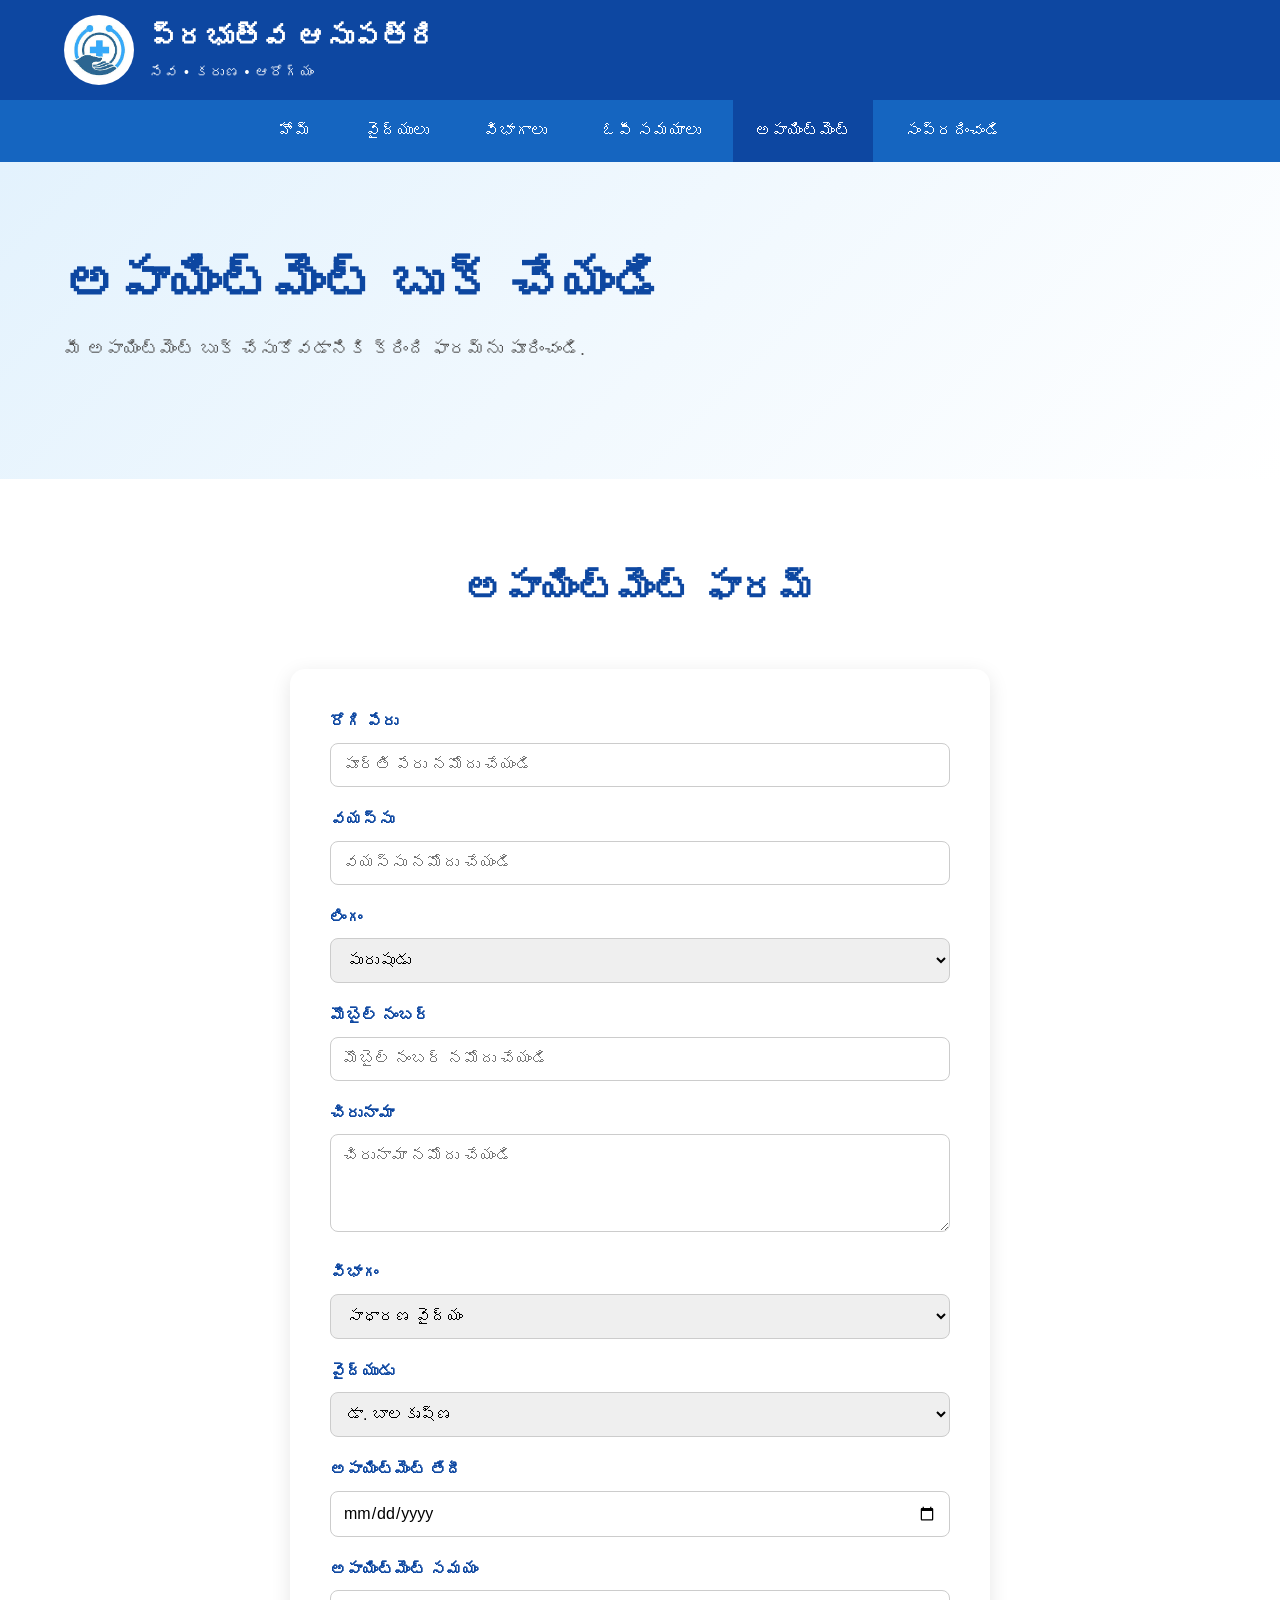
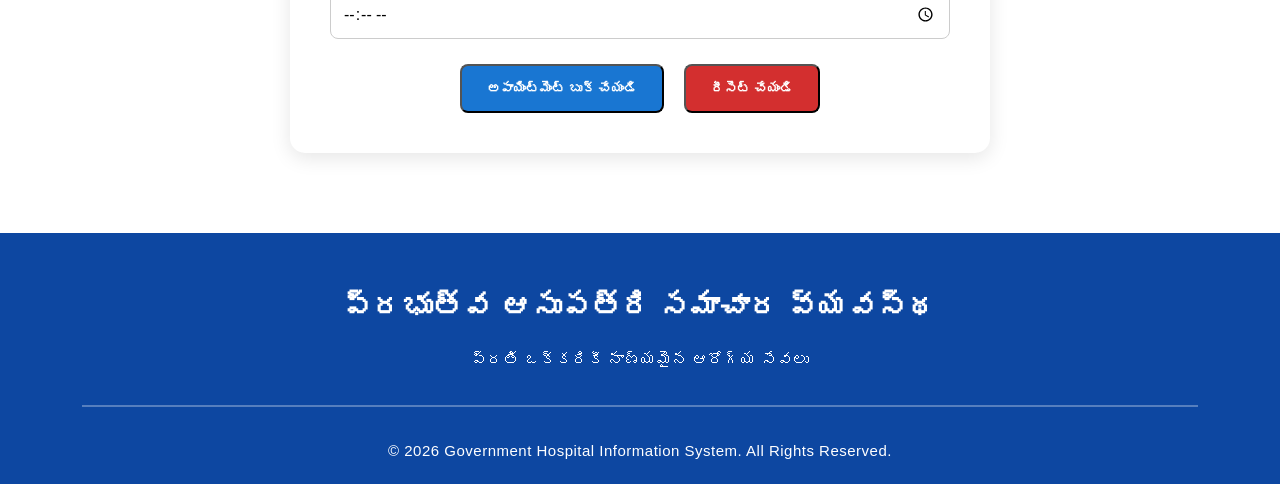
<file: telugu-appointment.html>
<!DOCTYPE html>
<html lang="en">

<head>

<meta charset="UTF-8">

<meta name="viewport" content="width=device-width, initial-scale=1.0">

<title>Book Appointment | Government Hospital</title>

<link rel="stylesheet" href="css/style.css">
<link rel="stylesheet" href="css/responsive.css">

<link rel="stylesheet"
href="https://cdnjs.cloudflare.com/ajax/libs/font-awesome/6.5.2/css/all.min.css">

</head>

<body>

<!--================ HEADER ================-->

<div class="top-header">

<div class="container">

<div class="logo-section">

<img src="images/logo.png">

<div class="logo-text">

<h1>ప్రభుత్వ ఆసుపత్రి</h1>

<p>సేవ • కరుణ • ఆరోగ్యం</p>

</div>

</div>

</div>

</div>

<!--================ NAVIGATION ================-->

<nav>

<div class="container nav-container">

<ul>

<li><a href="index.html">హోమ్</a></li>

<li><a href="doctors.html">వైద్యులు</a></li>

<li><a href="departments.html">విభాగాలు</a></li>

<li><a href="timings.html">ఓపీ సమయాలు</a></li>

<li><a href="appointment.html" class="active">అపాయింట్మెంట్</a></li>

<li><a href="contact.html">సంప్రదించండి</a></li>

</ul>

</div>

</nav>

<!--================ PAGE TITLE ================-->

<section class="hero">

<div class="container">

<div class="hero-content">

<h1>అపాయింట్మెంట్ బుక్ చేయండి</h1>

<p>

మీ అపాయింట్మెంట్ బుక్ చేసుకోవడానికి క్రింది ఫారమ్‌ను పూరించండి.

</p>

</div>

</div>

</section>

<!--================ APPOINTMENT FORM ================-->

<section class="services">

<div class="container">

<div class="section-title">

<h2>అపాయింట్మెంట్ ఫారమ్</h2>

</div>

<form action="php/appointment.php"
method="POST"
class="appointment-form"
onsubmit="return validateAppointment()">

<div class="form-group">

<label>రోగి పేరు</label>

<input
type="text"
id="name"
name="name"
placeholder="పూర్తి పేరు నమోదు చేయండి"
required>

</div>

<div class="form-group">

<label>వయస్సు</label>

<input
type="number"
name="age"
placeholder="వయస్సు నమోదు చేయండి"
required>

</div>

<div class="form-group">

<label>లింగం</label>

<select name="gender">

<option>పురుషుడు</option>

<option>స్త్రీ</option>

<option>ఇతరులు</option>

</select>

</div>

<div class="form-group">

<label>మొబైల్ నంబర్</label>

<input
type="tel"
id="mobile"
name="mobile"
maxlength="10"
placeholder="మొబైల్ నంబర్ నమోదు చేయండి"
required>

</div>

<div class="form-group">

<label>చిరునామా</label>

<textarea
name="address"
rows="4"
placeholder="చిరునామా నమోదు చేయండి"></textarea>

</div>

<div class="form-group">

<label>విభాగం</label>

<select name="department">

<option>సాధారణ వైద్యం</option>

<option>గైనకాలజీ</option>

<option>సాధారణ శస్త్రచికిత్స</option>

<option>దంత వైద్యం</option>

<option>శిశు వైద్యం</option>

<option>అనస్థీషియా</option>

<option>ఎన్‌సీడీ క్లినిక్</option>

</select>

</div>

<div class="form-group">

<label>వైద్యుడు</label>

<select name="doctor">

<option>డా. బాలకృష్ణ</option>

<option>డా. స్వరాజలక్ష్మి</option>

<option>డా. ఐశ్వర్య రాజలక్ష్మి</option>

<option>డా. ఝాన్సీ</option>

<option>డా. రమేష్ నాయుడు</option>

<option>డా. శరత్ చంద్ర</option>

<option>డా. నిహారిక శ్రీ</option>

</select>

</div>

<div class="form-group">

<label>అపాయింట్మెంట్ తేదీ</label>

<input
type="date"
name="date"
required>

</div>

<div class="form-group">

<label>అపాయింట్మెంట్ సమయం</label>

<input
type="time"
name="time"
required>

</div>

<div class="form-buttons">

<button
type="submit"
class="btn blue">

అపాయింట్మెంట్ బుక్ చేయండి

</button>

<button
type="reset"
class="btn red">

రీసెట్ చేయండి

</button>

</div>

</form>

</div>

</section>

<!--================ FOOTER ================-->

<footer>

<div class="container">

<div class="footer-content">

<h2>ప్రభుత్వ ఆసుపత్రి సమాచార వ్యవస్థ</h2>

<p>

ప్రతి ఒక్కరికీ నాణ్యమైన ఆరోగ్య సేవలు

</p>

<hr>

<p class="copyright">

© 2026 ప్రభుత్వ ఆసుపత్రి

</p>

</div>

</div>

</footer>

<script src="js/script.js"></script>

<script src="js/validation.js"></script>

</body>

</html>
</file>
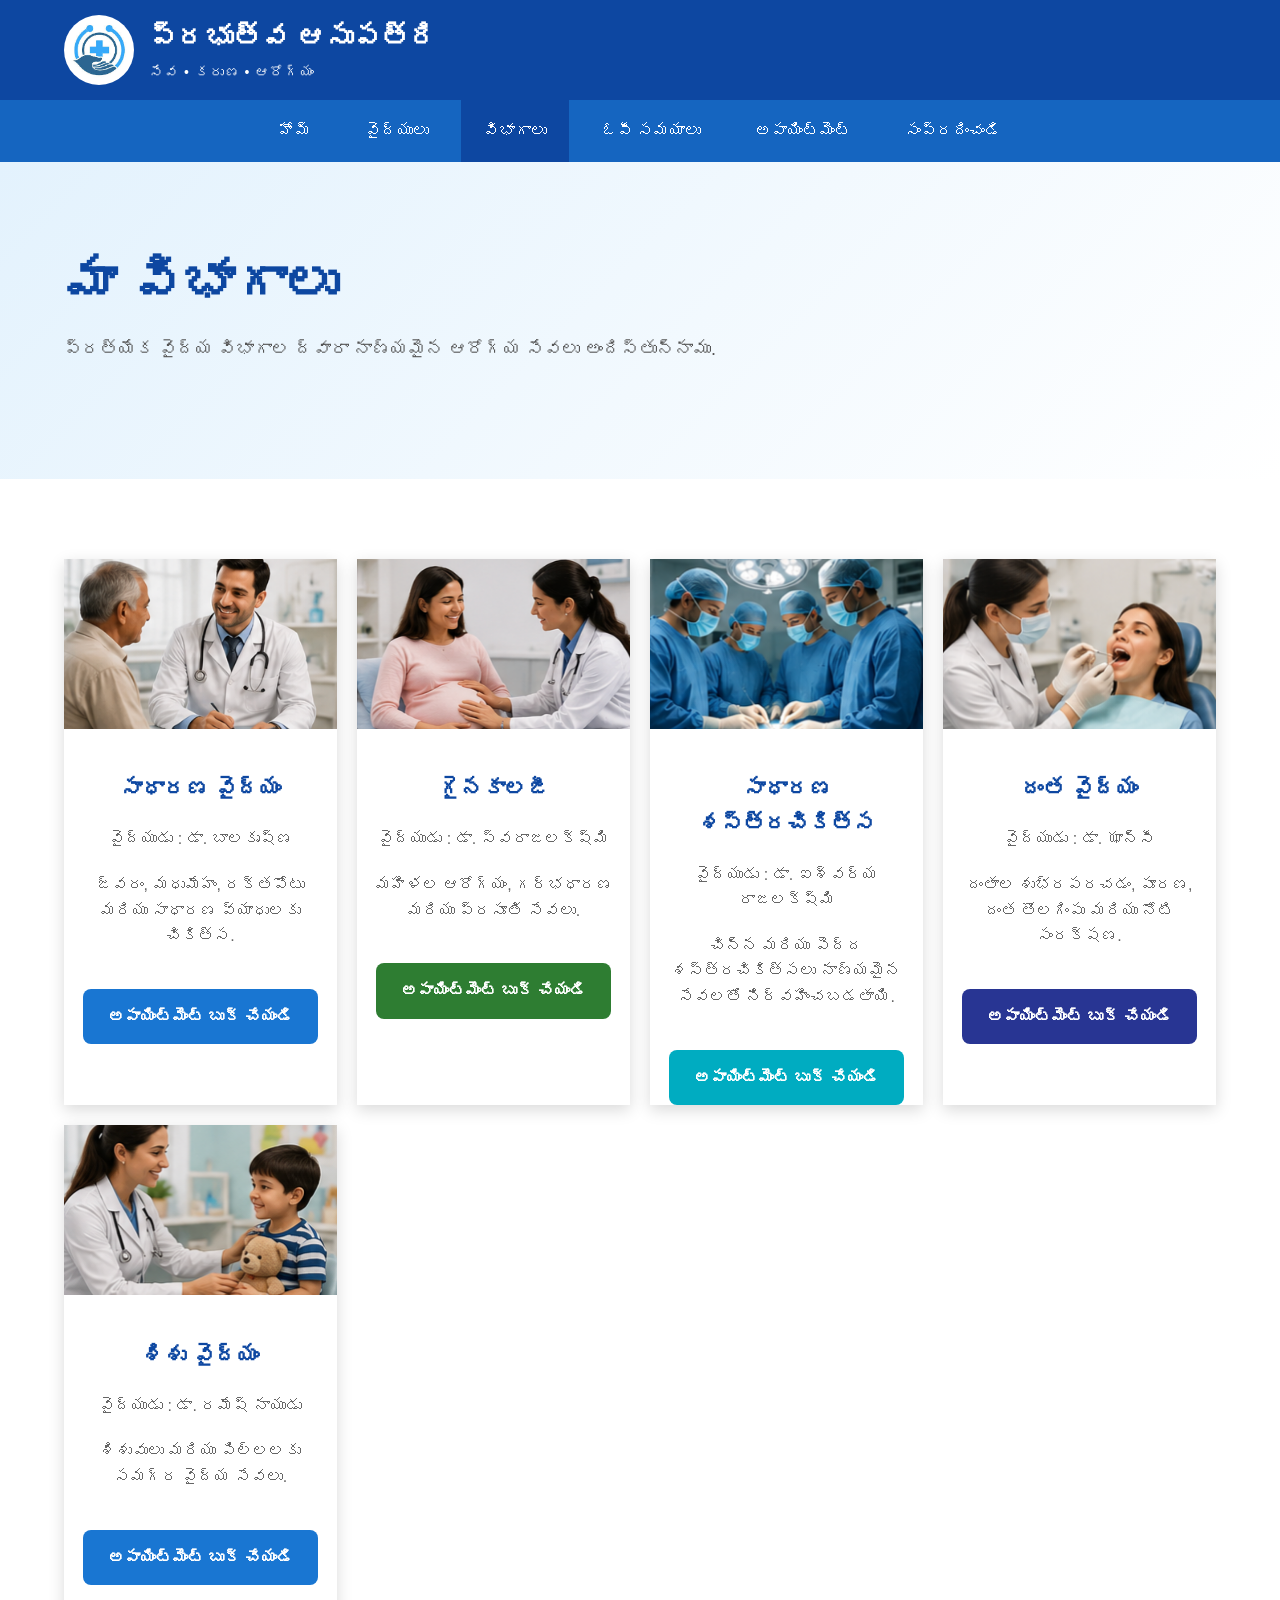
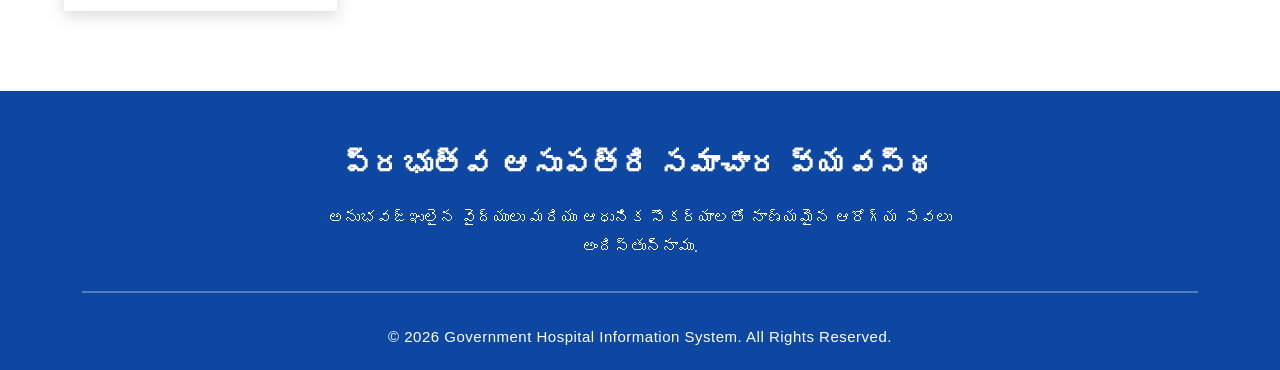
<file: telugu-departments.html>
<!DOCTYPE html>
<html lang="en">

<head>

    <meta charset="UTF-8">

    <meta name="viewport" content="width=device-width, initial-scale=1.0">

    <title>Departments | Government Hospital</title>

    <link rel="stylesheet" href="css/style.css">
    <link rel="stylesheet" href="css/responsive.css">

    <link rel="stylesheet"
    href="https://cdnjs.cloudflare.com/ajax/libs/font-awesome/6.5.2/css/all.min.css">

</head>

<body>

<!--================ TOP HEADER ================-->

<div class="top-header">

    <div class="container">

        <div class="logo-section">

            <img src="images/logo.png" alt="Logo">

            <div class="logo-text">

                <h1>ప్రభుత్వ ఆసుపత్రి</h1>

                <p>సేవ • కరుణ • ఆరోగ్యం</p>

            </div>

        </div>

    </div>

</div>

<!--================ NAVIGATION ================-->

<nav>

<div class="container nav-container">

<ul>

<li><a href="index.html">హోమ్</a></li>

<li><a href="doctors.html">వైద్యులు</a></li>

<li><a href="departments.html" class="active">విభాగాలు</a></li>

<li><a href="timings.html">ఓపీ సమయాలు</a></li>

<li><a href="appointment.html">అపాయింట్మెంట్</a></li>

<li><a href="contact.html">సంప్రదించండి</a></li>

</ul>

</div>

</nav>

<!--================ PAGE TITLE ================-->

<section class="hero">

<div class="container hero-content">

<h1>మా విభాగాలు</h1>

<p>

ప్రత్యేక వైద్య విభాగాల ద్వారా నాణ్యమైన ఆరోగ్య సేవలు అందిస్తున్నాము.

</p>

</div>

</section>

<!--================ DEPARTMENTS ================-->

<section class="departments">

<div class="container">

<div class="department-container">

<!-- General Medicine -->

<div class="department-card">

<img src="images/general-medicine.jpg" alt="General Medicine">

<h3>సాధారణ వైద్యం</h3>

<p>వైద్యుడు : డా. బాలకృష్ణ</p>

<p>జ్వరం, మధుమేహం, రక్తపోటు మరియు సాధారణ వ్యాధులకు చికిత్స.</p>

<a href="appointment.html" class="btn blue">అపాయింట్మెంట్ బుక్ చేయండి</a>

</div>

<!-- Gynaecology -->

<div class="department-card">

<img src="images/gynecology.jpg" alt="Gynaecology">

<h3>గైనకాలజీ</h3>

<p>వైద్యుడు : డా. స్వరాజలక్ష్మి</p>

<p>మహిళల ఆరోగ్యం, గర్భధారణ మరియు ప్రసూతి సేవలు.</p>

<a href="appointment.html" class="btn green">అపాయింట్మెంట్ బుక్ చేయండి</a>

</div>

<!-- Surgery -->

<div class="department-card">

<img src="images/surgery.jpg" alt="General Surgery">

<h3>సాధారణ శస్త్రచికిత్స</h3>

<p>వైద్యుడు : డా. ఐశ్వర్య రాజలక్ష్మి</p>

<p>చిన్న మరియు పెద్ద శస్త్రచికిత్సలు నాణ్యమైన సేవలతో నిర్వహించబడతాయి.</p>

<a href="appointment.html" class="btn cyan">అపాయింట్మెంట్ బుక్ చేయండి</a>

</div>

<!-- Dental -->

<div class="department-card">

<img src="images/dental.jpg" alt="Dental">

<h3>దంత వైద్యం</h3>

<p>వైద్యుడు : డా. ఝాన్సీ</p>

<p>దంతాల శుభ్రపరచడం, పూరణ, దంత తొలగింపు మరియు నోటి సంరక్షణ.</p>

<a href="appointment.html" class="btn navy">అపాయింట్మెంట్ బుక్ చేయండి</a>

</div>

<!-- Pediatrics -->

<div class="department-card">

<img src="images/pediatrics.jpg" alt="Pediatrics">

<h3>శిశు వైద్యం</h3>

<p>వైద్యుడు : డా. రమేష్ నాయుడు</p>

<p>శిశువులు మరియు పిల్లలకు సమగ్ర వైద్య సేవలు.</p>

<a href="appointment.html" class="btn blue">అపాయింట్మెంట్ బుక్ చేయండి</a>

</div>

<!-- Anesthesia -->

<div class="department-card">

<img src="images/anesthesia.jpg" alt="Anesthesia">

<h3>అనస్థీషియా</h3>

<p>వైద్యుడు : డా. శరత్ చంద్ర</p>

<p>శస్త్రచికిత్సల సమయంలో సురక్షితమైన అనస్థీషియా సేవలు.</p>

<a href="appointment.html" class="btn green">అపాయింట్మెంట్ బుక్ చేయండి</a>

</div>

<!-- NCD Clinic -->

<div class="department-card">

<img src="images/ncd.jpg" alt="NCD Clinic">

<h3></h3>

<p>వైద్యుడు : డా. నిహారిక శ్రీ</p>

<p>మధుమేహం, రక్తపోటు మరియు ఇతర అసంక్రమణ వ్యాధులకు చికిత్స.</p>

<a href="appointment.html" class="btn cyan">అపాయింట్మెంట్ బుక్ చేయండి</a>

</div>

</div>

</div>

</section>

<!--================ FOOTER ================-->

<footer>

<div class="container">

<div class="footer-content">

<h2>ప్రభుత్వ ఆసుపత్రి సమాచార వ్యవస్థ</h2>

<p>

అనుభవజ్ఞులైన వైద్యులు మరియు ఆధునిక సౌకర్యాలతో నాణ్యమైన ఆరోగ్య సేవలు అందిస్తున్నాము.

</p>

<hr>

<p class="copyright">

© 2026 ప్రభుత్వ ఆసుపత్రి సమాచార వ్యవస్థ. అన్ని హక్కులు పరిరక్షించబడ్డాయి. 

</p>

</div>

</div>

</footer>

<script src="js/script.js"></script>

</body>

</html>
</file>
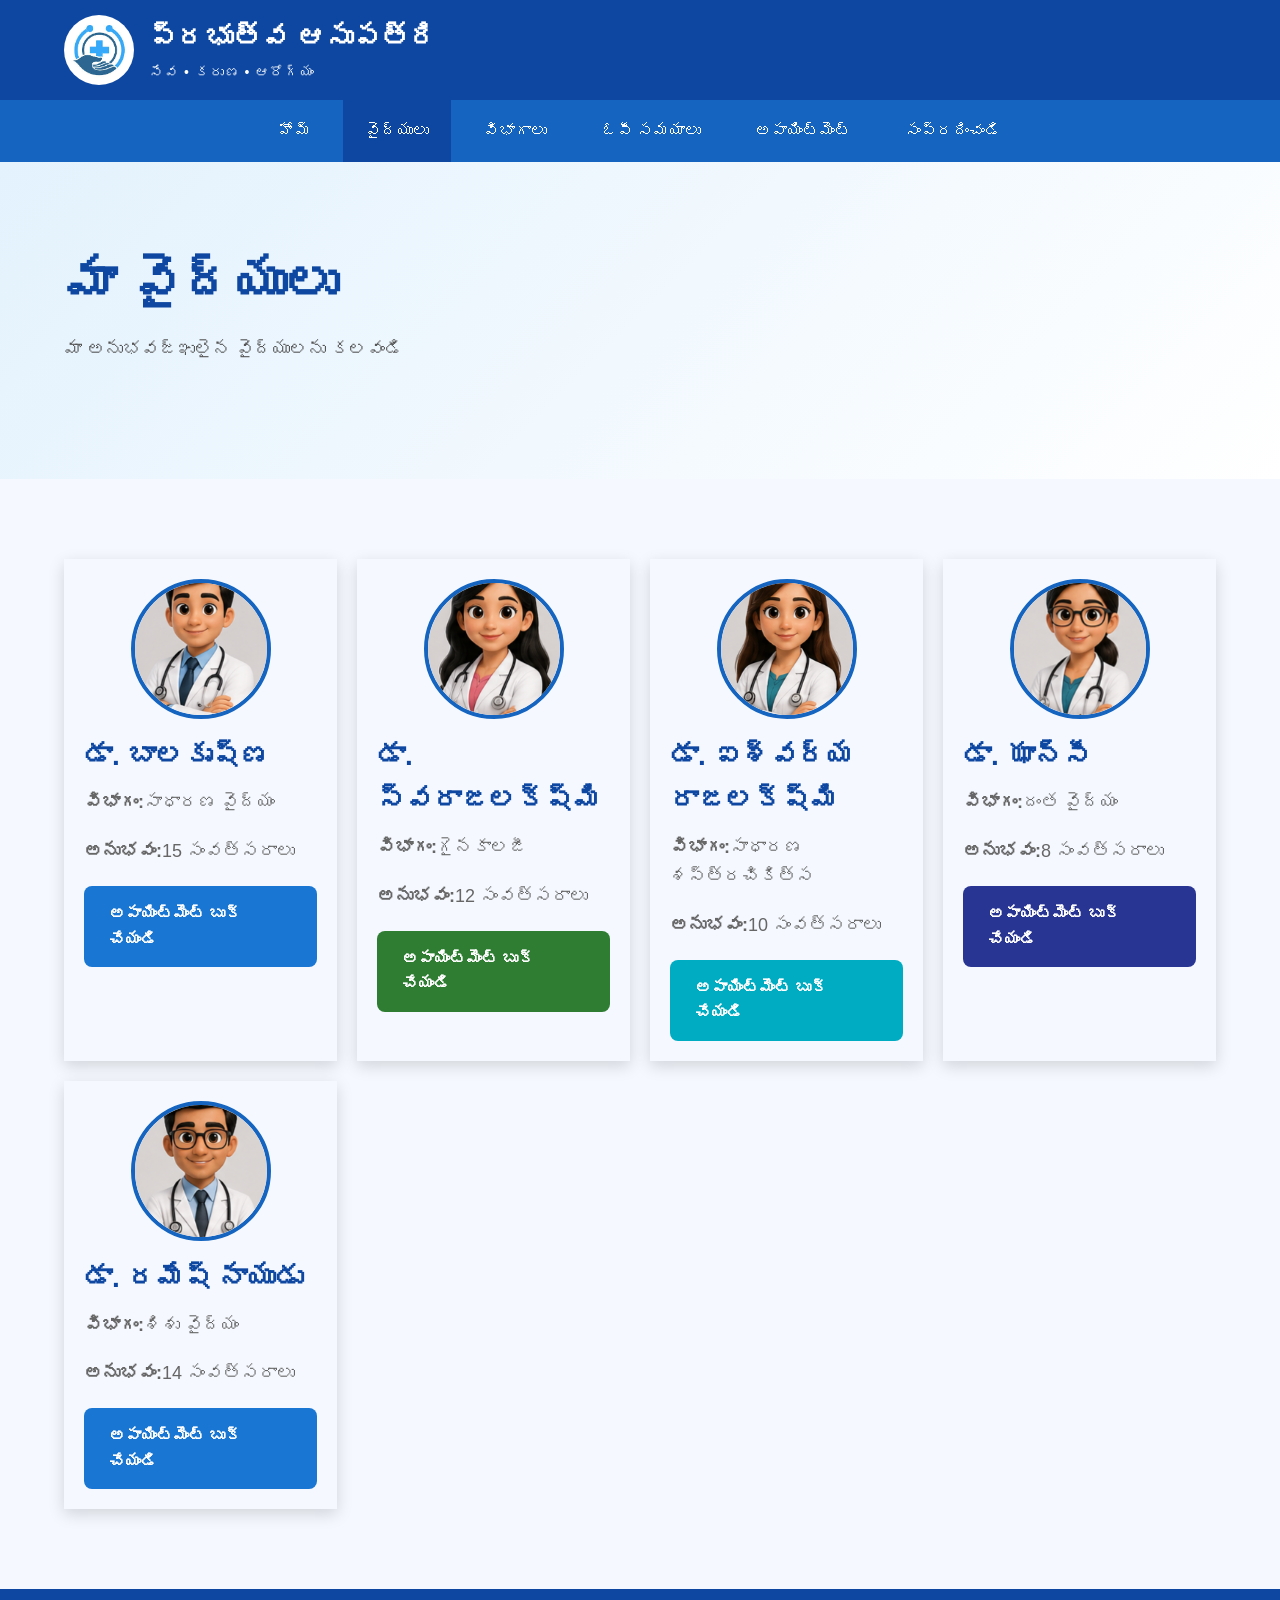
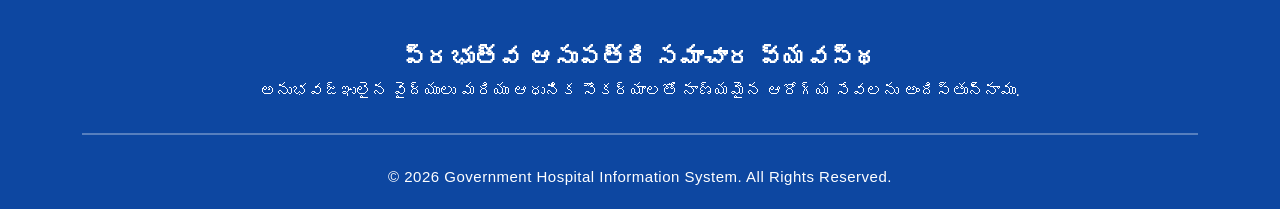
<file: telugu-doctors.html>
<!DOCTYPE html>
<html lang="en">

<head>

    <meta charset="UTF-8">

    <meta name="viewport" content="width=device-width, initial-scale=1.0">

    <title>Our Doctors | Government Hospital</title>

    <link rel="stylesheet" href="css/style.css">

    <link rel="stylesheet" href="css/responsive.css">

    <link rel="stylesheet"
    href="https://cdnjs.cloudflare.com/ajax/libs/font-awesome/6.5.2/css/all.min.css">

</head>

<body>

<!--================ TOP HEADER ================-->

<div class="top-header">

    <div class="container">

        <div class="logo-section">

            <img src="images/logo.png" alt="Logo">

            <div class="logo-text">

                <h1>ప్రభుత్వ ఆసుపత్రి</h1>

                <p>సేవ • కరుణ • ఆరోగ్యం</p>

            </div>

        </div>

    </div>

</div>

<!--================ NAVBAR ================-->

<nav>

<div class="container nav-container">

<ul>

<li><a href="index.html">హోమ్</a></li>

<li><a href="doctors.html" class="active">వైద్యులు</a></li>

<li><a href="departments.html">విభాగాలు</a></li>

<li><a href="timings.html">ఓపీ సమయాలు</a></li>

<li><a href="appointment.html">అపాయింట్మెంట్</a></li>

<li><a href="contact.html">సంప్రదించండి</a></li>

</ul>

</div>

</nav>

<!--================ PAGE TITLE ================-->

<section class="hero">

<div class="container">

<div class="hero-content">

<h1>మా వైద్యులు</h1>

<p>మా అనుభవజ్ఞులైన వైద్యులను కలవండి</p>

</div>

</div>

</section>

<!--================ DOCTORS ================-->

<section class="doctors">

<div class="container">

<div class="doctor-container">

<!-- Doctor 1 -->

<div class="doctor-card">

<img src="images/doctor1.jpg">

<h3>డా. బాలకృష్ణ</h3>

<p><strong>విభాగం:</strong>సాధారణ వైద్యం</p>

<p><strong>అనుభవం:</strong>15 సంవత్సరాలు</p>

<a href="appointment.html" class="btn blue">అపాయింట్మెంట్ బుక్ చేయండి</a>

</div>

<!-- Doctor 2 -->

<div class="doctor-card">

<img src="images/doctor2.jpg">

<h3>డా. స్వరాజలక్ష్మి</h3>

<p><strong>విభాగం:</strong>గైనకాలజీ</p>

<p><strong>అనుభవం:</strong>12 సంవత్సరాలు</p>

<a href="appointment.html" class="btn green">అపాయింట్మెంట్ బుక్ చేయండి</a>

</div>

<!-- Doctor 3 -->

<div class="doctor-card">

<img src="images/doctor3.jpg">

<h3>డా. ఐశ్వర్య రాజలక్ష్మి</h3>

<p><strong>విభాగం:</strong>సాధారణ శస్త్రచికిత్స</p>

<p><strong>అనుభవం:</strong>10 సంవత్సరాలు</p>

<a href="appointment.html" class="btn cyan">అపాయింట్మెంట్ బుక్ చేయండి</a>

</div>

<!-- Doctor 4 -->

<div class="doctor-card">

<img src="images/doctor4.jpg">

<h3>డా. ఝాన్సీ</h3>

<p><strong>విభాగం:</strong>దంత వైద్యం</p>

<p><strong>అనుభవం:</strong>8 సంవత్సరాలు</p>

<a href="appointment.html" class="btn navy">అపాయింట్మెంట్ బుక్ చేయండి</a>

</div>

<!-- Doctor 5 -->

<div class="doctor-card">

<img src="images/doctor5.jpg">

<h3>డా. రమేష్ నాయుడు</h3>

<p><strong>విభాగం:</strong>శిశు వైద్యం</p>

<p><strong>అనుభవం:</strong>14 సంవత్సరాలు</p>

<a href="appointment.html" class="btn blue">అపాయింట్మెంట్ బుక్ చేయండి</a>

</div>

<!-- Doctor 6 -->

<div class="doctor-card">

<img src="images/doctor6.jpg">

<h3>డా. శరత్ చంద్ర</h3>

<p><strong>విభాగం:</strong>అనస్థీషియా</p>

<p><strong>అనుభవం:</strong>11 సంవత్సరాలు</p>

<a href="appointment.html" class="btn green">అపాయింట్మెంట్ బుక్ చేయండి</a>

</div>

<!-- Doctor 7 -->

<div class="doctor-card">

<img src="images/doctor7.jpg">

<h3>డా. నిహారిక శ్రీ</h3>

<p><strong>విభాగం:</strong>ఎన్‌సీడీ క్లినిక</p>

<p><strong>అనుభవం:</strong>9 సంవత్సరాలు</p>

<a href="appointment.html" class="btn cyan">అపాయింట్మెంట్ బుక్ చేయండి</a>

</div>

</div>

</div>

</section>

<!--================ FOOTER ================-->

<footer>

<div class="container">

<h2>ప్రభుత్వ ఆసుపత్రి సమాచార వ్యవస్థ</h2>

<p>అనుభవజ్ఞులైన వైద్యులు మరియు ఆధునిక సౌకర్యాలతో నాణ్యమైన ఆరోగ్య సేవలను అందిస్తున్నాము.</p>

<hr>

<p class="copyright">

© 2026 ప్రభుత్వ ఆసుపత్రి సమాచార వ్యవస్థ

</p>

</div>

</footer>

<script src="js/script.js"></script>

</body>

</html>
</file>
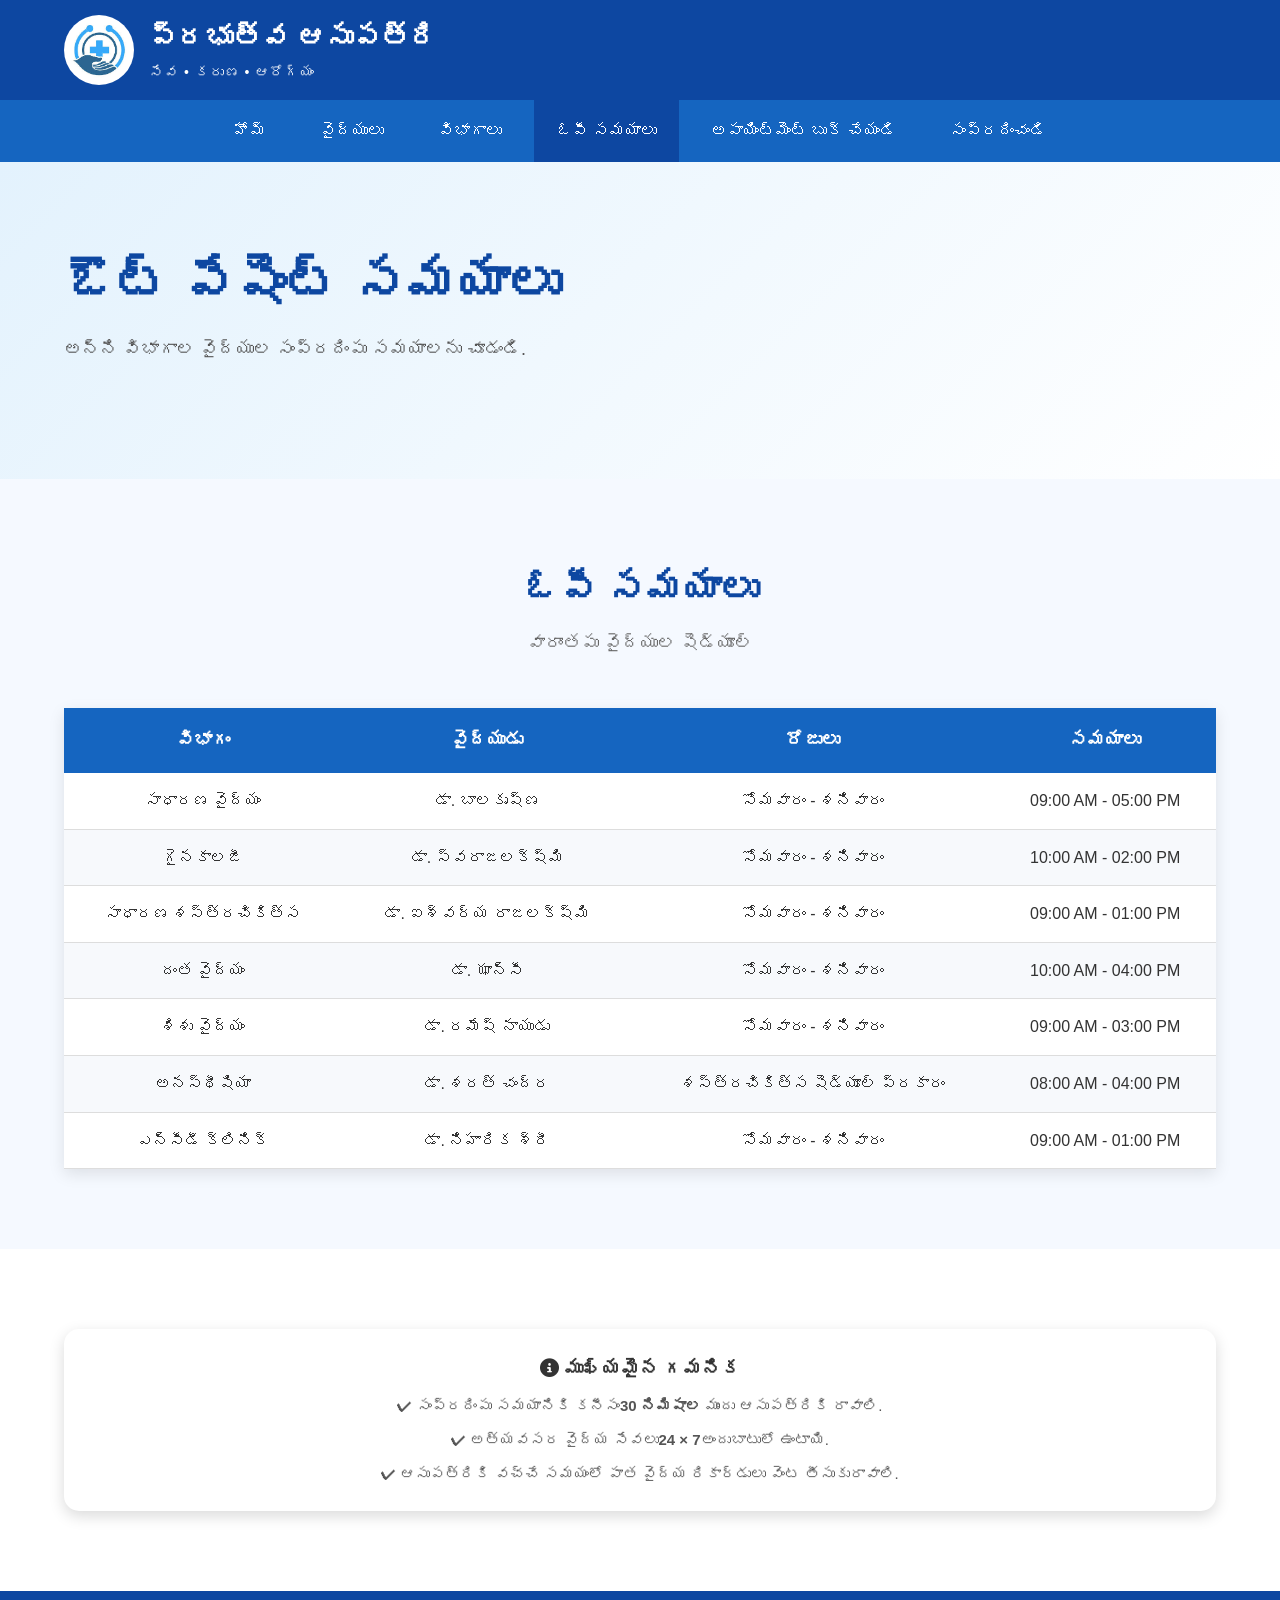
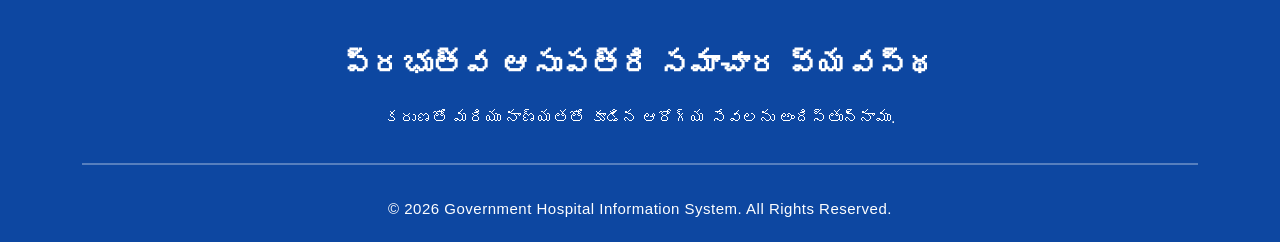
<file: telugu-timings.html>
<!DOCTYPE html>
<html lang="en">

<head>

    <meta charset="UTF-8">

    <meta name="viewport" content="width=device-width, initial-scale=1.0">

    <title>OP Timings | Government Hospital</title>

    <link rel="stylesheet" href="css/style.css">
    <link rel="stylesheet" href="css/responsive.css">

    <link rel="stylesheet"
    href="https://cdnjs.cloudflare.com/ajax/libs/font-awesome/6.5.2/css/all.min.css">

</head>

<body>

<!--================ TOP HEADER ================-->

<div class="top-header">

    <div class="container">

        <div class="logo-section">

            <img src="images/logo.png" alt="Logo">

            <div class="logo-text">

                <h1>ప్రభుత్వ ఆసుపత్రి</h1>

                <p>సేవ • కరుణ • ఆరోగ్యం</p>

            </div>

        </div>

    </div>

</div>

<!--================ NAVIGATION ================-->

<nav>

<div class="container nav-container">

<ul>

<li><a href="index.html">హోమ్</a></li>

<li><a href="doctors.html">వైద్యులు</a></li>

<li><a href="departments.html">విభాగాలు</a></li>

<li><a href="timings.html" class="active">ఓపీ సమయాలు</a></li>

<li><a href="appointment.html">అపాయింట్మెంట్ బుక్ చేయండి</a></li>

<li><a href="contact.html">సంప్రదించండి</a></li>

</ul>

</div>

</nav>

<!--================ PAGE TITLE ================-->

<section class="hero">

<div class="container">

<div class="hero-content">

<h1>ఔట్ పేషెంట్ సమయాలు</h1>

<p>

అన్ని విభాగాల వైద్యుల సంప్రదింపు సమయాలను చూడండి.

</p>

</div>

</div>

</section>

<!--================ TIMINGS TABLE ================-->

<section class="timings">

<div class="container">

<div class="section-title">

<h2>ఓపీ సమయాలు</h2>

<p>వారాంతపు వైద్యుల షెడ్యూల్</p>

</div>

<table class="timing-table">

<thead>

<tr>

<th>విభాగం</th>

<th>వైద్యుడు</th>

<th>రోజులు</th>

<th>సమయాలు</th>

</tr>

</thead>

<tbody>

<tr>

<td>సాధారణ వైద్యం</td>

<td>డా. బాలకృష్ణ</td>

<td>సోమవారం - శనివారం</td>

<td>09:00 AM - 05:00 PM</td>

</tr>

<tr>

<td>గైనకాలజీ</td>

<td>డా. స్వరాజలక్ష్మి</td>

<td>సోమవారం - శనివారం</td>

<td>10:00 AM - 02:00 PM</td>

</tr>

<tr>

<td>సాధారణ శస్త్రచికిత్స</td>

<td>డా. ఐశ్వర్య రాజలక్ష్మి</td>

<td>సోమవారం - శనివారం</td>

<td>09:00 AM - 01:00 PM</td>

</tr>

<tr>

<td>దంత వైద్యం</td>

<td>డా. ఝాన్సీ</td>

<td>సోమవారం - శనివారం</td>

<td>10:00 AM - 04:00 PM</td>

</tr>

<tr>

<td>శిశు వైద్యం</td>

<td>డా. రమేష్ నాయుడు</td>

<td>సోమవారం - శనివారం</td>

<td>09:00 AM - 03:00 PM</td>

</tr>

<tr>

<td>అనస్థీషియా</td>

<td>డా. శరత్ చంద్ర</td>

<td>శస్త్రచికిత్స షెడ్యూల్ ప్రకారం</td>

<td>08:00 AM - 04:00 PM</td>

</tr>

<tr>

<td>ఎన్‌సీడీ క్లినిక్</td>

<td>డా. నిహారిక శ్రీ</td>

<td>సోమవారం - శనివారం</td>

<td>09:00 AM - 01:00 PM</td>

</tr>

</tbody>

</table>

</div>

</section>

<!--================ NOTICE ================-->

<section class="services">

<div class="container">

<div class="service-card">

<h3><i class="fa-solid fa-circle-info"></i> ముఖ్యమైన గమనిక</h3>

<p>

✔ సంప్రదింపు సమయానికి కనీసం<strong>30 నిమిషాల </strong> ముందు ఆసుపత్రికి రావాలి.

</p>

<p>

✔ అత్యవసర వైద్య సేవలు<strong>24 × 7</strong>అందుబాటులో ఉంటాయి.

</p>

<p>

✔ ఆసుపత్రికి వచ్చే సమయంలో పాత వైద్య రికార్డులు వెంట తీసుకురావాలి.

</p>

</div>

</div>

</section>

<!--================ FOOTER ================-->

<footer>

<div class="container">

<div class="footer-content">

<h2>ప్రభుత్వ ఆసుపత్రి సమాచార వ్యవస్థ</h2>

<p>

కరుణతో మరియు నాణ్యతతో కూడిన ఆరోగ్య సేవలను అందిస్తున్నాము.

</p>

<hr>

<p class="copyright">

© 2026 ప్రభుత్వ ఆసుపత్రి. అన్ని హక్కులు పరిరక్షించబడ్డాయి.

</p>

</div>

</div>

</footer>

<script src="js/script.js"></script>

</body>

</html>
</file>
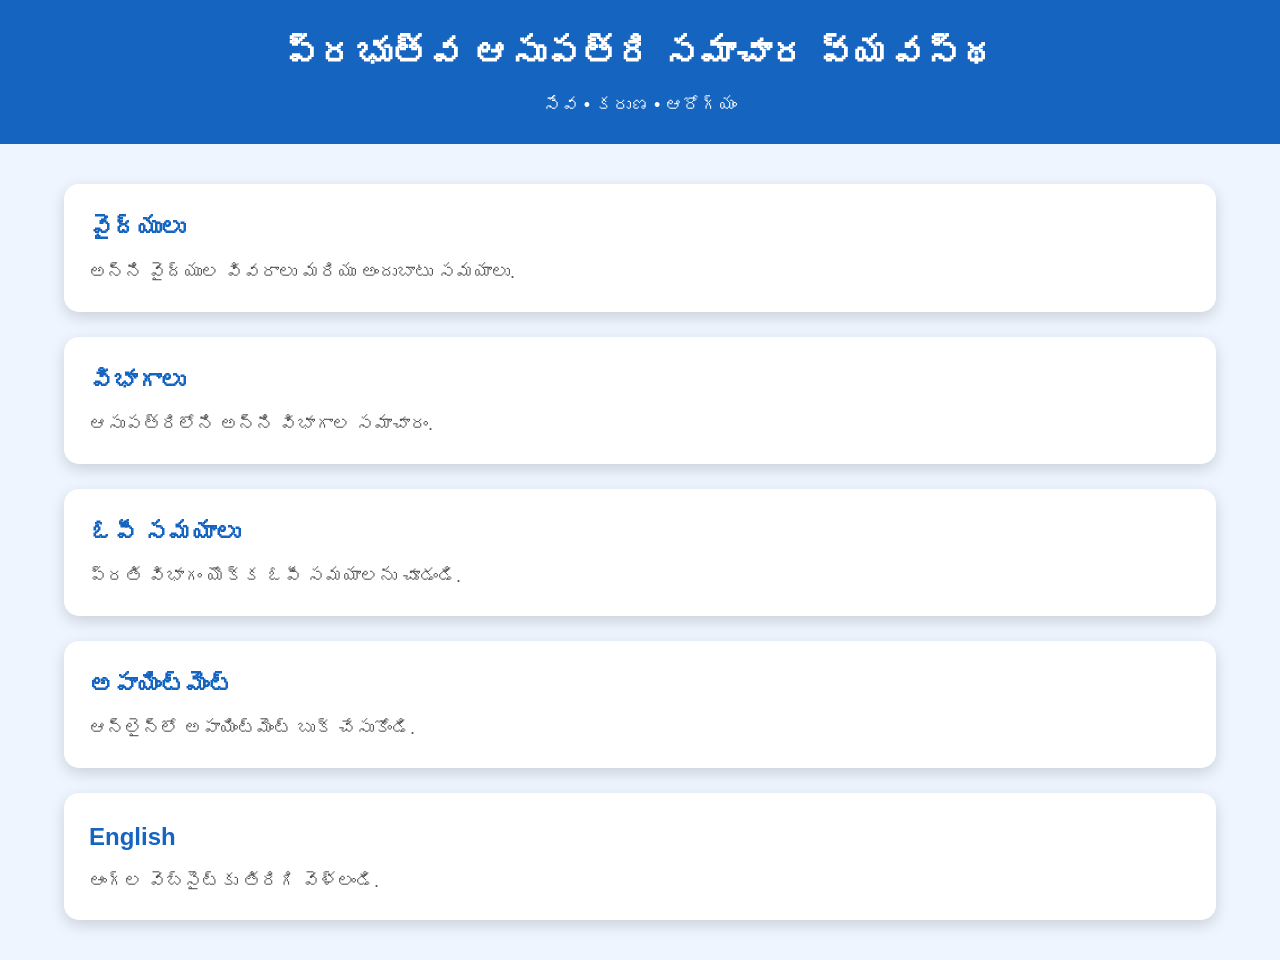
<file: telugu.html>
<!DOCTYPE html>
<html lang="te">

<head>

<meta charset="UTF-8">

<meta name="viewport" content="width=device-width, initial-scale=1.0">

<title>ప్రభుత్వ ఆసుపత్రి</title>

<link rel="stylesheet" href="css/style.css">
<link rel="stylesheet" href="css/responsive.css">

<style>

body{
    margin:0;
    background:#eef5ff;
    font-family:Arial, sans-serif;
}

.header{
    background:#1565c0;
    color:white;
    text-align:center;
    padding:25px;
}

.header h1{
    margin:0;
    font-size:36px;
}

.header p{
    margin-top:8px;
    font-size:18px;
}

.container{
    width:90%;
    margin:40px auto;
}

.card-link{
    text-decoration:none;
    color:inherit;
}

.card{
    background:white;
    padding:25px;
    margin-bottom:25px;
    border-radius:15px;
    box-shadow:0 5px 15px rgba(0,0,0,.15);
    transition:.3s;
    cursor:pointer;
}

.card:hover{
    transform:translateY(-8px);
    box-shadow:0 10px 25px rgba(0,0,0,.25);
}

.card h2{
    color:#1565c0;
    margin-bottom:10px;
}

.card p{
    color:#555;
    font-size:18px;
}

</style>

</head>

<body>

<div class="header">

<h1>ప్రభుత్వ ఆసుపత్రి సమాచార వ్యవస్థ</h1>

<p>సేవ • కరుణ • ఆరోగ్యం</p>

</div>

<div class="container">

<a href="telugu-doctors.html" class="card-link">

<div class="card">

<h2>వైద్యులు</h2>

<p>అన్ని వైద్యుల వివరాలు మరియు అందుబాటు సమయాలు.</p>

</div>

</a>

<a href="telugu-departments.html" class="card-link">

<div class="card">

<h2>విభాగాలు</h2>

<p>ఆసుపత్రిలోని అన్ని విభాగాల సమాచారం.</p>

</div>

</a>

<a href="telugu-timings.html" class="card-link">

<div class="card">

<h2>ఓపీ సమయాలు</h2>

<p>ప్రతి విభాగం యొక్క ఓపీ సమయాలను చూడండి.</p>

</div>

</a>

<a href="telugu-appointment.html" class="card-link">

<div class="card">

<h2>అపాయింట్మెంట్</h2>

<p>ఆన్‌లైన్‌లో అపాయింట్మెంట్ బుక్ చేసుకోండి.</p>

</div>

</a>

<a href="index.html" class="card-link">

<div class="card">

<h2>English</h2>

<p>ఆంగ్ల వెబ్‌సైట్‌కు తిరిగి వెళ్లండి.</p>

</div>

</a>

</div>

</body>

</html>
</file>
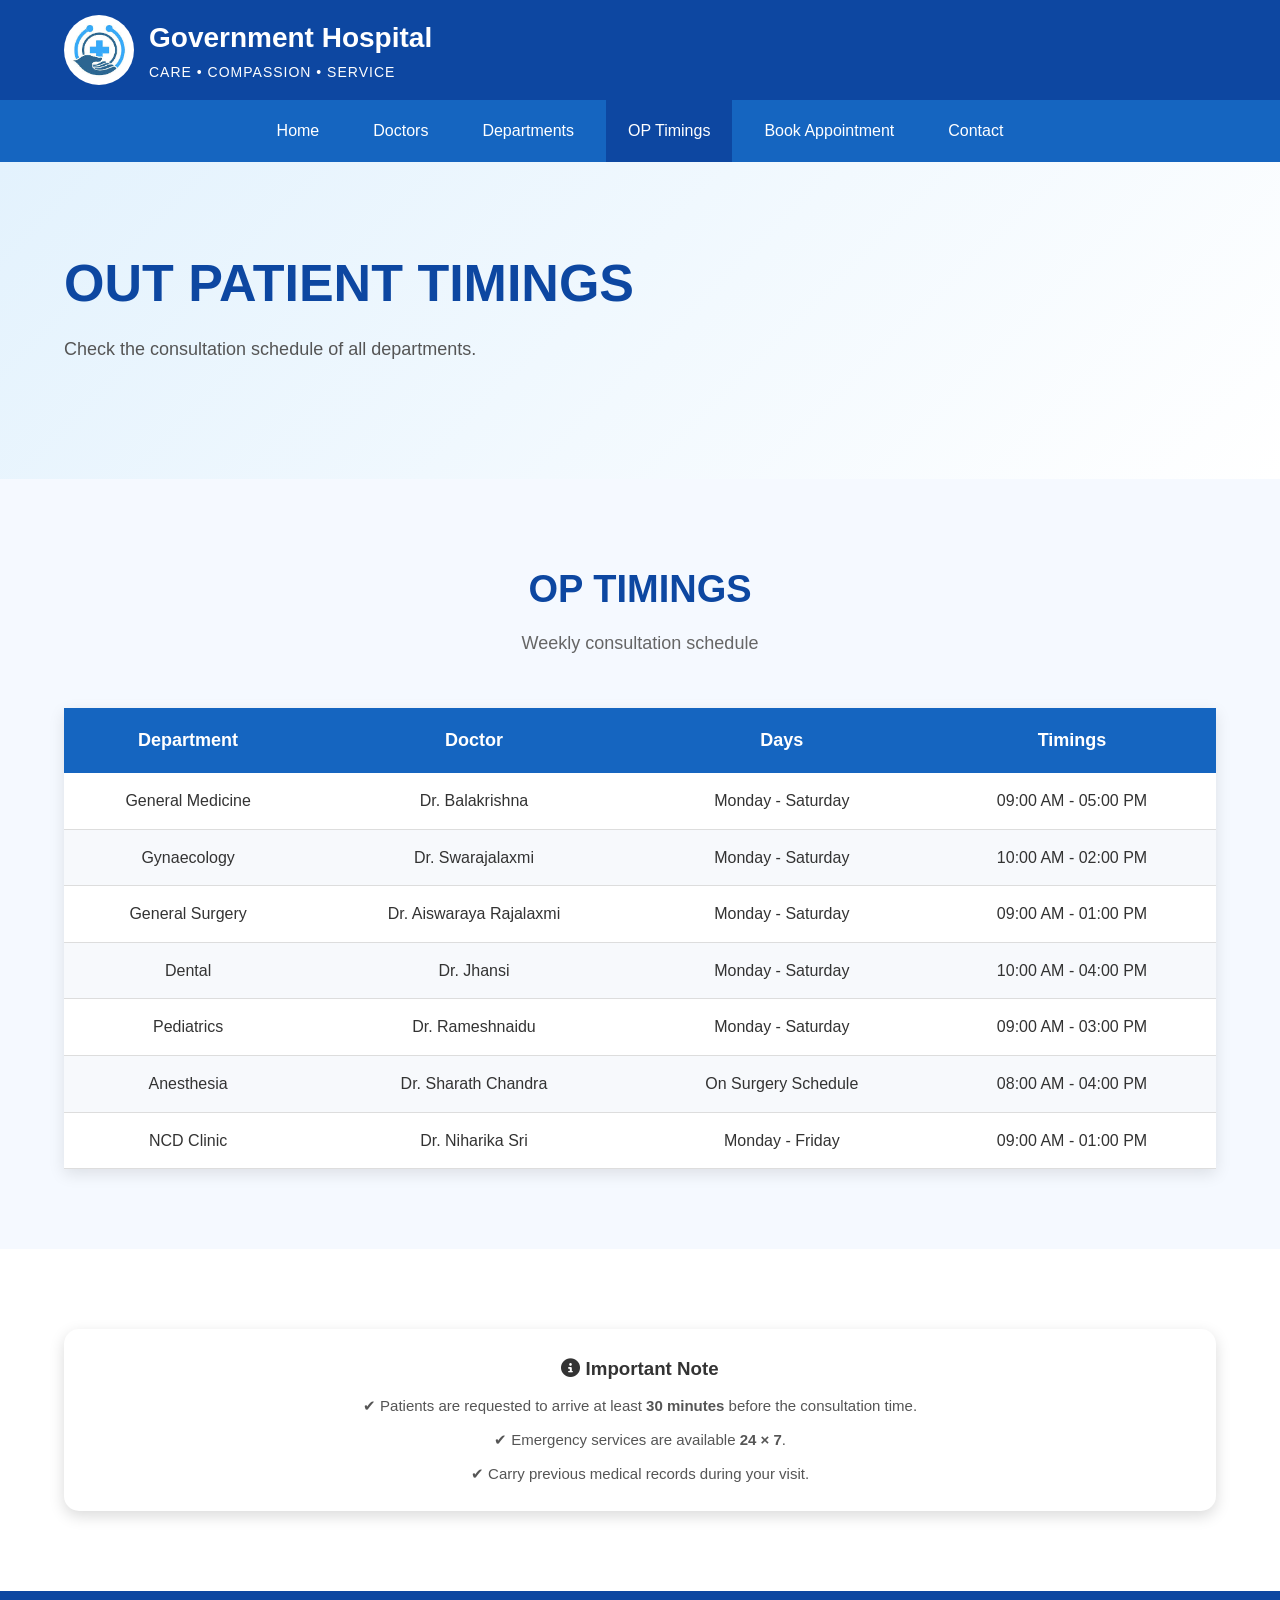
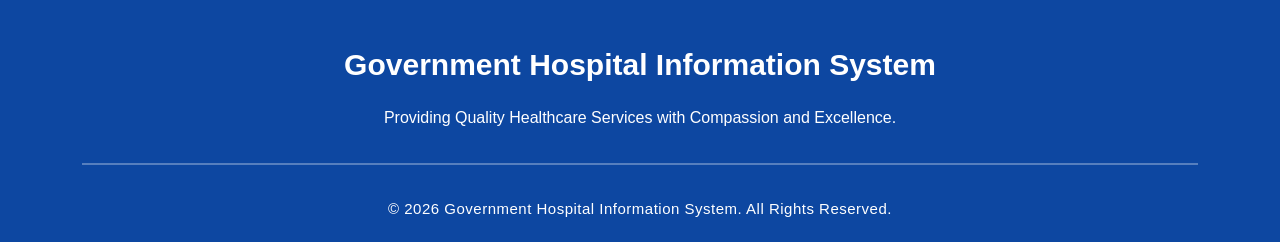
<file: timings.html>
<!DOCTYPE html>
<html lang="en">

<head>

    <meta charset="UTF-8">

    <meta name="viewport" content="width=device-width, initial-scale=1.0">

    <title>OP Timings | Government Hospital</title>

    <link rel="stylesheet" href="css/style.css">
    <link rel="stylesheet" href="css/responsive.css">

    <link rel="stylesheet"
    href="https://cdnjs.cloudflare.com/ajax/libs/font-awesome/6.5.2/css/all.min.css">

</head>

<body>

<!--================ TOP HEADER ================-->

<div class="top-header">

    <div class="container">

        <div class="logo-section">

            <img src="images/logo.png" alt="Logo">

            <div class="logo-text">

                <h1>Government Hospital</h1>

                <p>CARE • COMPASSION • SERVICE</p>

            </div>

        </div>

    </div>

</div>

<!--================ NAVIGATION ================-->

<nav>

<div class="container nav-container">

<ul>

<li><a href="index.html">Home</a></li>

<li><a href="doctors.html">Doctors</a></li>

<li><a href="departments.html">Departments</a></li>

<li><a href="timings.html" class="active">OP Timings</a></li>

<li><a href="appointment.html">Book Appointment</a></li>

<li><a href="contact.html">Contact</a></li>

</ul>

</div>

</nav>

<!--================ PAGE TITLE ================-->

<section class="hero">

<div class="container">

<div class="hero-content">

<h1>OUT PATIENT TIMINGS</h1>

<p>

Check the consultation schedule of all departments.

</p>

</div>

</div>

</section>

<!--================ TIMINGS TABLE ================-->

<section class="timings">

<div class="container">

<div class="section-title">

<h2>OP TIMINGS</h2>

<p>Weekly consultation schedule</p>

</div>

<table class="timing-table">

<thead>

<tr>

<th>Department</th>

<th>Doctor</th>

<th>Days</th>

<th>Timings</th>

</tr>

</thead>

<tbody>

<tr>

<td>General Medicine</td>

<td>Dr. Balakrishna</td>

<td>Monday - Saturday</td>

<td>09:00 AM - 05:00 PM</td>

</tr>

<tr>

<td>Gynaecology</td>

<td>Dr. Swarajalaxmi</td>

<td>Monday - Saturday</td>

<td>10:00 AM - 02:00 PM</td>

</tr>

<tr>

<td>General Surgery</td>

<td>Dr. Aiswaraya Rajalaxmi</td>

<td>Monday - Saturday</td>

<td>09:00 AM - 01:00 PM</td>

</tr>

<tr>

<td>Dental</td>

<td>Dr. Jhansi</td>

<td>Monday - Saturday</td>

<td>10:00 AM - 04:00 PM</td>

</tr>

<tr>

<td>Pediatrics</td>

<td>Dr. Rameshnaidu</td>

<td>Monday - Saturday</td>

<td>09:00 AM - 03:00 PM</td>

</tr>

<tr>

<td>Anesthesia</td>

<td>Dr. Sharath Chandra</td>

<td>On Surgery Schedule</td>

<td>08:00 AM - 04:00 PM</td>

</tr>

<tr>

<td>NCD Clinic</td>

<td>Dr. Niharika Sri</td>

<td>Monday - Friday</td>

<td>09:00 AM - 01:00 PM</td>

</tr>

</tbody>

</table>

</div>

</section>

<!--================ NOTICE ================-->

<section class="services">

<div class="container">

<div class="service-card">

<h3><i class="fa-solid fa-circle-info"></i> Important Note</h3>

<p>

✔ Patients are requested to arrive at least <strong>30 minutes</strong> before the consultation time.

</p>

<p>

✔ Emergency services are available <strong>24 × 7</strong>.

</p>

<p>

✔ Carry previous medical records during your visit.

</p>

</div>

</div>

</section>

<!--================ FOOTER ================-->

<footer>

<div class="container">

<div class="footer-content">

<h2>Government Hospital Information System</h2>

<p>

Providing Quality Healthcare Services with Compassion and Excellence.

</p>

<hr>

<p class="copyright">

© 2026 Government Hospital. All Rights Reserved.

</p>

</div>

</div>

</footer>

<script src="js/script.js"></script>

</body>

</html>
</file>
<file: css/style.css>
/* =========================================
   GOVERNMENT HOSPITAL INFORMATION SYSTEM
   style.css
========================================= */

*{
    margin:0;
    padding:0;
    box-sizing:border-box;
    font-family:'Poppins',sans-serif;
}

html{
    scroll-behavior:smooth;
}

body{
    background:#f5f9ff;
    color:#333;
    line-height:1.6;
}

/*========== CONTAINER ==========*/

.container{
    width:90%;
    max-width:1200px;
    margin:auto;
}

/*========== TOP HEADER ==========*/

.top-header{
    background:#0d47a1;
    color:#fff;
    padding:15px 0;
}

.top-header .container{
    display:flex;
    justify-content:space-between;
    align-items:center;
    flex-wrap:wrap;
}

.top-bar{
    display:flex;
    justify-content:space-between;
    align-items:center;
    margin-bottom:25px;
}

.top-bar h2{
    color:#1565c0;
    font-size:30px;
    font-weight:bold;
    margin:0;
}

.add-btn{
    background:#1565c0;
    color:#fff;
    text-decoration:none;
    padding:10px 18px;
    border-radius:5px;
    font-weight:bold;
}

.add-btn:hover{
    background:#0d47a1;
}

.logo-section{
    display:flex;
    align-items:center;
}

.logo-section img{
    width:70px;
    height:70px;
    margin-right:15px;
    border-radius:50%;
    background:#fff;
}

.logo-text h1{
    font-size:28px;
    font-weight:700;
}

.logo-text p{
    font-size:14px;
    letter-spacing:1px;
}

.header-contact{
    display:flex;
    gap:25px;
    flex-wrap:wrap;
}

.contact-item{
    display:flex;
    align-items:center;
    gap:8px;
}

.contact-item i{
    color:#ffeb3b;
}

/*========== NAVIGATION ==========*/

nav{
    background:#1565c0;
    position:sticky;
    top:0;
    z-index:999;
}

.nav-container{
    display:flex;
    justify-content:center;
}

nav ul{
    display:flex;
    list-style:none;
}

nav ul li{
    margin:0 5px;
}

nav ul li a{
    display:block;
    color:#fff;
    text-decoration:none;
    padding:18px 22px;
    font-weight:500;
    transition:.3s;
}

nav ul li a:hover,
nav ul li a.active{
    background:#0d47a1;
}

/*========== HERO SECTION ==========*/

.hero{
    background:linear-gradient(135deg,#e3f2fd,#ffffff);
    padding:80px 0;
}

.hero-container{
    display:flex;
    justify-content:space-between;
    align-items:center;
    gap:50px;
    flex-wrap:wrap;
}

.hero-content{
    flex:1;
}

.hero-content h1{
    color:#0d47a1;
    font-size:52px;
    margin-bottom:10px;
}

.hero-content h2{
    color:#1976d2;
    font-size:34px;
    margin-bottom:20px;
}

.hero-content p{
    font-size:18px;
    margin-bottom:35px;
    color:#555;
}

/*========== HERO BUTTONS ==========*/

.hero-buttons{
    display:flex;
    flex-wrap:wrap;
    gap:15px;
}

.btn{
    display:inline-flex;
    align-items:center;
    gap:10px;
    padding:15px 25px;
    border-radius:8px;
    text-decoration:none;
    color:#fff;
    font-weight:600;
    transition:.3s;
}

.blue{
    background:#1976d2;
}

.green{
    background:#2e7d32;
}

.cyan{
    background:#00acc1;
}

.navy{
    background:#283593;
}

.red{
    background:#d32f2f;
}

.btn:hover{
    transform:translateY(-5px);
    box-shadow:0 10px 20px rgba(0,0,0,.2);
}

/*========== HERO IMAGE ==========*/

.hero-image{
    flex:1;
    text-align:center;
}

.hero-image img{
    width:100%;
    max-width:520px;
    border-radius:20px;
    box-shadow:0 10px 30px rgba(0,0,0,.25);
}
/*=========================================
        SECTION TITLE
=========================================*/

.section-title{
    text-align:center;
    margin-bottom:50px;
}

.section-title h2{
    font-size:38px;
    color:#0d47a1;
    margin-bottom:10px;
    text-transform:uppercase;
}

.section-title p{
    color:#666;
    font-size:18px;
}

/*=========================================
            SERVICES
=========================================*/

.services{
    padding:80px 0;
    background:#ffffff;
}

.service-container{
    display:grid;
    grid-template-columns:repeat(auto-fit,minmax(220px,1fr));
    gap:25px;
}

.service-card{
    background:#fff;
    border-radius:15px;
    padding:25px;
    text-align:center;
    box-shadow:0 5px 15px rgba(0,0,0,.15);
    transition:.3s;
}

.service-card img{
    width:120px;
    height:120px;
    object-fit:contain;
    display:block;
    margin:0 auto 15px;
}


.service-card:hover{
    transform:translateY(-8px);
    box-shadow:0 12px 30px rgba(0,0,0,.2);
}

.service-icon{
    width:80px;
    height:80px;
    margin:auto;
    border-radius:50%;
    display:flex;
    justify-content:center;
    align-items:center;
    color:#fff;
    font-size:32px;
    margin-bottom:20px;
}

.service-content h3{
    color:#0d47a1;
    margin-bottom:10px;
    font-size:22px;
}
.service-card p{
    font-size:15px;
    color:#555;
    line-height:1.6;
    margin-top:10px;
    padding:0 10px;
}

.service-content p{
    color:#666;
    font-size:15px;
}

/*=========================================
            DOCTORS
=========================================*/

.doctors{
    padding:80px 0;
    background:#f5f9ff;
}

.doctor-container{
    display:grid !important;
    grid-template-columns:repeat(4,1fr) !important;
    gap:20px;
}

.doctor-card{
    width:100% !important;
    max-width:none !important;
    margin:0 !important;
    box-shadow:0 5px 15px rgba(0,0,0,.15);
    transition:.3s;
    padding:20px;
    box-sizing:border-box;
}

.doctor-card:hover{
    transform:translateY(-8px);
    box-shadow:0 15px 35px rgba(0,0,0,.2);
}

.doctor-card img{
    width:140px;
    height:140px;
    border-radius:50%;
    object-fit:cover;
    display:block;
    margin:0 auto 15px;
    border:4px solid #1565c0;
}

.doctor-card h3{
    color:#0d47a1;
    margin-top:10px;
    font-size:28px;
}

.doctor-card p{
    color:#666;
    margin:10px 0 20px;
    font-weight:500;
    font-size: 18px;
}

/*=========================================
          DEPARTMENTS
=========================================*/

.departments{
    padding:80px 0;
    background:#ffffff;
}

.department-container{
    display:grid !important;
    grid-template-columns:repeat(4,1fr) !important;
    gap:20px;
}

.department-card{
    width:100% !important;
    max-width:none !important;
    margin:0 !important;
    text-align:center;
    box-shadow:0 5px 15px rgba(0,0,0,.15);
    transition:.3s;
}


.department-card:hover{
    transform:translateY(-8px);
    box-shadow:0 15px 30px rgba(0,0,0,.2);
}

.department-card img{
    width:100%;
    height:170px;
    object-fit:cover;
}


.department-card h3{
    padding:20px;
    color:#0d47a1;
    font-size:22px;
    margin-top: 15px;
}

.department-card p{
    color:#666;
    padding:0 15px 20px;
}
.department-card{
    text-align:center;
}

.department-card .btn{
    display:inline-block;
    margin-top:20px;
}
.btn-center{
    text-align:center;
    margin-top:20px;
}

/*=========================================
            OP TIMINGS
=========================================*/

.timings{
    padding:80px 0;
    background:#f5f9ff;
}

.timing-table{
    width:100%;
    border-collapse:collapse;
    margin-top:30px;
    background:#fff;
    box-shadow:0 5px 15px rgba(0,0,0,.1);
}

.timing-table th{
    background:#1565c0;
    color:#fff;
    padding:18px;
    font-size:18px;
}

.timing-table td{
    padding:15px;
    text-align:center;
    border-bottom:1px solid #ddd;
}

.timing-table tr:nth-child(even){
    background:#f7f9fc;
}

.timing-table tr:hover{
    background:#e3f2fd;
}

/*=========================================
        EMERGENCY SECTION
=========================================*/

.emergency{
    background:#d32f2f;
    color:#fff;
    text-align:center;
    padding:80px 20px;
}

.emergency h2{
    font-size:40px;
    margin-bottom:20px;
}

.emergency p{
    font-size:18px;
    max-width:700px;
    margin:0 auto 30px;
}

.emergency .btn{
    background:#fff;
    color:#d32f2f;
    font-weight:600;
}

.emergency .btn:hover{
    background:#ffeaea;
}

/*=========================================
        WHY CHOOSE US
=========================================*/

.why-us{
    padding:80px 0;
    background:#ffffff;
}

.why-us .service-card{
    text-align:center;
}

.why-us .service-card i{
    color:#1565c0;
    margin-bottom:20px;
}

.why-us .service-card h3{
    margin-bottom:15px;
    color:#0d47a1;
}

.why-us .service-card p{
    color:#666;
}

/*=========================================
        CONTACT SECTION
=========================================*/

.contact-home{
    padding:80px 0;
    background:#e8f4fd;
}

.contact-details{
    max-width:700px;
    margin:auto;
    background:#fff;
    padding:40px;
    border-radius:15px;
    box-shadow:0 5px 20px rgba(0,0,0,.1);
}

.contact-details p{
    font-size:18px;
    margin:20px 0;
}

.contact-details i{
    color:#1565c0;
    width:35px;
    font-size:20px;
}

/*=========================================
            FOOTER
=========================================*/

footer{
    background:#0d47a1;
    color:#fff;
    text-align:center;
    padding:50px 20px 20px;
}

.footer-content h2{
    margin-bottom:15px;
    font-size:30px;
}

.footer-content p{
    max-width:700px;
    margin:auto;
    line-height:1.8;
}

.social-icons{
    margin:30px 0;
}

.social-icons a{
    display:inline-flex;
    justify-content:center;
    align-items:center;
    width:45px;
    height:45px;
    margin:0 8px;
    border-radius:50%;
    background:#fff;
    color:#1565c0;
    text-decoration:none;
    font-size:20px;
    transition:.3s;
}

.social-icons a:hover{
    background:#ffeb3b;
    color:#000;
    transform:translateY(-5px);
}

footer hr{
    margin:30px 0;
    border:1px solid rgba(255,255,255,.3);
}

.copyright{
    font-size:15px;
    letter-spacing:.5px;
}

/*=========================================
            ANIMATIONS
=========================================*/

.service-card,
.doctor-card,
.department-card,
.btn{
    transition:all .3s ease;
}

.doctor-card:hover img,
.department-card:hover img{
    transform:scale(1.08);
    transition:.4s;
}

.doctor-card img,
.department-card img{
    transition:.4s;
}
/*==========================
Appointment Form
==========================*/

.appointment-form{

max-width:700px;

margin:auto;

background:#fff;

padding:40px;

border-radius:15px;

box-shadow:0 5px 20px rgba(0,0,0,.1);

}

.form-group{

margin-bottom:20px;

}

.form-group label{

display:block;

margin-bottom:8px;

font-weight:600;

color:#0d47a1;

}

.form-group input,
.form-group select,
.form-group textarea{

width:100%;

padding:12px;

border:1px solid #ccc;

border-radius:8px;

font-size:16px;

}

.form-group input:focus,
.form-group select:focus,
.form-group textarea:focus{

border-color:#1565c0;

outline:none;

}

.form-buttons{

display:flex;

gap:20px;

justify-content:center;

margin-top:25px;

}
@media(max-width:1200px){

.doctor-container,
.department-container{
    grid-template-columns:repeat(3,1fr);
}

}

@media(max-width:768px){

.doctor-container,
.department-container{
    grid-template-columns:repeat(2,1fr);
}

}

@media(max-width:480px){

.doctor-container,
.department-container{
    grid-template-columns:1fr;
}

}
.card-link{
    text-decoration:none;
    color:inherit;
}

.card{
    cursor:pointer;
    transition:.3s;
}

.card:hover{
    transform:translateY(-8px);
    box-shadow:0 10px 25px rgba(0,0,0,.2);
}
</file>
<file: css/responsive.css>
/*=========================================
        RESPONSIVE DESIGN
=========================================*/

/* Laptop */

@media (max-width:1200px){

.container{
    width:95%;
}

.hero-content h1{
    font-size:45px;
}

.hero-content h2{
    font-size:30px;
}

}

/* Tablet */

@media (max-width:992px){

.top-header .container{
    flex-direction:column;
    text-align:center;
}

.header-contact{
    justify-content:center;
    margin-top:15px;
}

.hero-container{
    flex-direction:column-reverse;
    text-align:center;
}

.hero-content{
    width:100%;
}

.hero-image img{
    max-width:450px;
}

.hero-buttons{
    justify-content:center;
}

nav ul{
    flex-wrap:wrap;
    justify-content:center;
}

.section-title h2{
    font-size:32px;
}

}

/* Mobile */

@media (max-width:768px){

.logo-section{
    flex-direction:column;
    text-align:center;
}

.logo-section img{
    margin-bottom:10px;
}

.logo-text h1{
    font-size:24px;
}

.header-contact{
    flex-direction:column;
    gap:10px;
}

nav ul{
    flex-direction:column;
}

nav ul li{
    width:100%;
}

nav ul li a{
    text-align:center;
    border-bottom:1px solid rgba(255,255,255,.2);
}

.hero{
    padding:50px 0;
}

.hero-content h1{
    font-size:34px;
}

.hero-content h2{
    font-size:24px;
}

.hero-content p{
    font-size:16px;
}

.hero-buttons{
    flex-direction:column;
}

.btn{
    width:100%;
    justify-content:center;
}

.hero-image img{
    width:100%;
}

.service-container,
.doctor-container,
.department-container{
    grid-template-columns:1fr;
}

.timing-table{
    display:block;
    overflow-x:auto;
    white-space:nowrap;
}

.contact-details{
    padding:25px;
}

.footer-content h2{
    font-size:24px;
}

}

/* Small Mobile */

@media (max-width:480px){

.container{
    width:95%;
}

.hero-content h1{
    font-size:28px;
}

.hero-content h2{
    font-size:20px;
}

.section-title h2{
    font-size:26px;
}

.service-card,
.doctor-card,
.department-card{
    margin:10px 0;
}

.contact-details p{
    font-size:15px;
}

.social-icons a{
    width:40px;
    height:40px;
    font-size:16px;
}

footer{
    padding:40px 15px;
}

}
</file>
